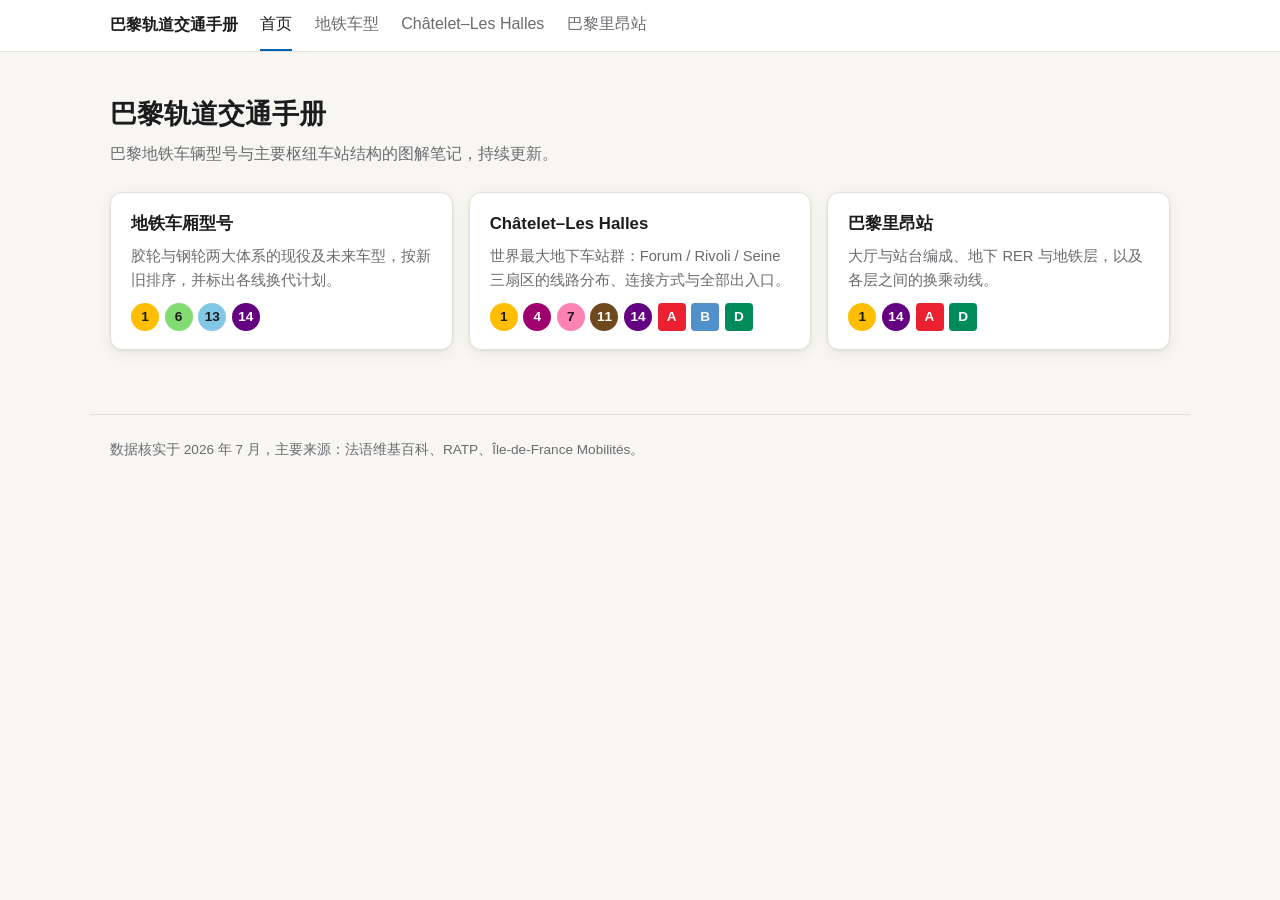
<file: index.html>
<!DOCTYPE html>
<html lang="zh-CN">
<head>
  <meta charset="UTF-8" />
  <meta name="viewport" content="width=device-width, initial-scale=1.0" />
  <title>巴黎轨道交通手册</title>
  <link rel="stylesheet" href="assets/css/main.css?v=2" />
  <script src="assets/js/site.js?v=2" data-root="./"></script>
</head>
<body>
  <main>
    <h1>巴黎轨道交通手册</h1>
    <p class="lead">巴黎地铁车辆型号与主要枢纽车站结构的图解笔记，持续更新。</p>

    <div class="card-grid">
      <a class="card" href="rolling-stock.html">
        <h3>地铁车厢型号</h3>
        <p>胶轮与钢轮两大体系的现役及未来车型，按新旧排序，并标出各线换代计划。</p>
        <div class="card-lines">
          <span data-line="1"></span><span data-line="6"></span>
          <span data-line="13"></span><span data-line="14"></span>
        </div>
      </a>

      <a class="card" href="stations/chatelet-les-halles.html">
        <h3>Châtelet–Les Halles</h3>
        <p>世界最大地下车站群：Forum / Rivoli / Seine 三扇区的线路分布、连接方式与全部出入口。</p>
        <div class="card-lines">
          <span data-line="1"></span><span data-line="4"></span>
          <span data-line="7"></span><span data-line="11"></span>
          <span data-line="14"></span><span data-line="A"></span>
          <span data-line="B"></span><span data-line="D"></span>
        </div>
      </a>

      <a class="card" href="stations/gare-de-lyon.html">
        <h3>巴黎里昂站</h3>
        <p>大厅与站台编成、地下 RER 与地铁层，以及各层之间的换乘动线。</p>
        <div class="card-lines">
          <span data-line="1"></span><span data-line="14"></span>
          <span data-line="A"></span><span data-line="D"></span>
        </div>
      </a>
    </div>
  </main>

  <footer class="site-footer">
    数据核实于 2026 年 7 月，主要来源：法语维基百科、RATP、Île-de-France Mobilités。
  </footer>
</body>
</html>
</file>
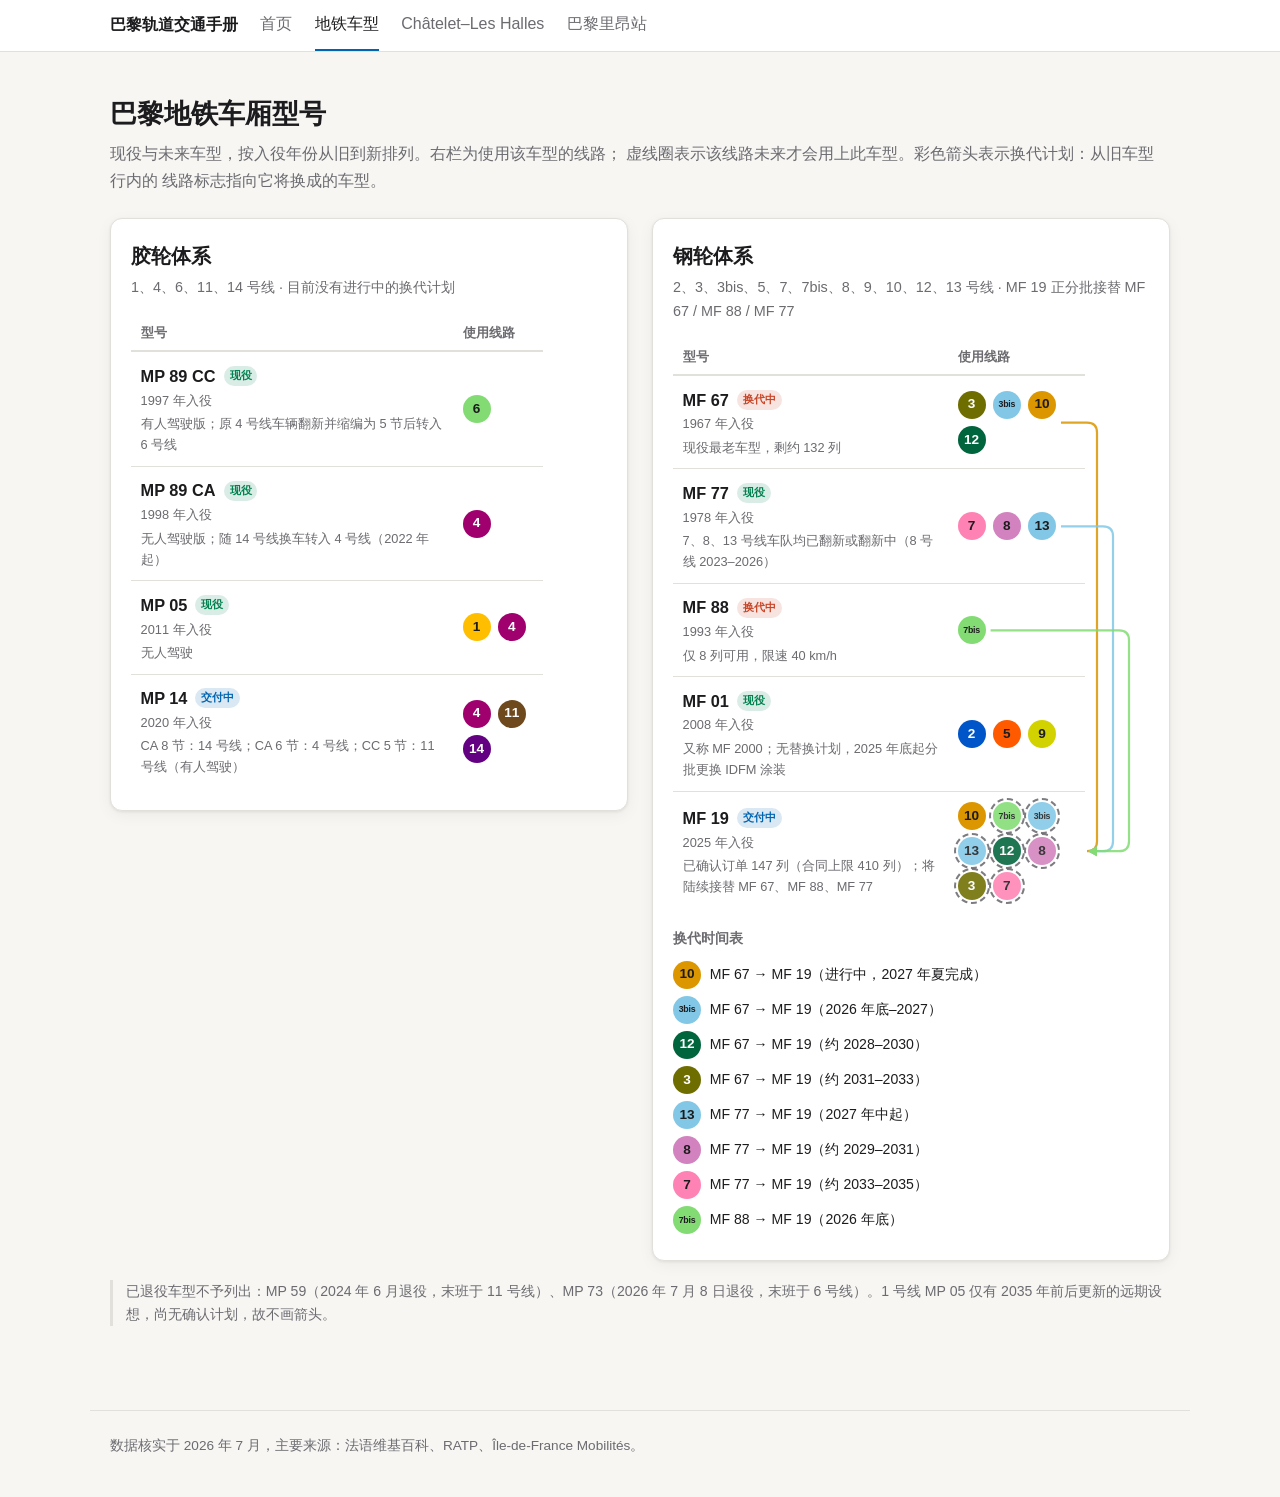
<file: rolling-stock.html>
<!DOCTYPE html>
<html lang="zh-CN">
<head>
  <meta charset="UTF-8" />
  <meta name="viewport" content="width=device-width, initial-scale=1.0" />
  <title>巴黎地铁车厢型号 · 巴黎轨道交通手册</title>
  <link rel="stylesheet" href="assets/css/main.css?v=2" />
  <script src="assets/js/site.js?v=2" data-root="./"></script>
  <script src="assets/js/data/rolling-stock.js?v=2"></script>
  <script src="assets/js/rolling-stock.js?v=2"></script>
</head>
<body>
  <main>
    <h1>巴黎地铁车厢型号</h1>
    <p class="lead">
      现役与未来车型，按入役年份从旧到新排列。右栏为使用该车型的线路；
      虚线圈表示该线路未来才会用上此车型。彩色箭头表示换代计划：从旧车型行内的
      线路标志指向它将换成的车型。
    </p>

    <div class="stock-grid" id="stock-container"></div>

    <p class="note" id="stock-note"></p>
  </main>

  <footer class="site-footer">
    数据核实于 2026 年 7 月，主要来源：法语维基百科、RATP、Île-de-France Mobilités。
  </footer>

  <script>
    document.addEventListener("DOMContentLoaded", function () {
      if (window.ROLLING_STOCK && window.ROLLING_STOCK.note) {
        document.getElementById("stock-note").textContent = window.ROLLING_STOCK.note;
      }
    });
  </script>
</body>
</html>
</file>
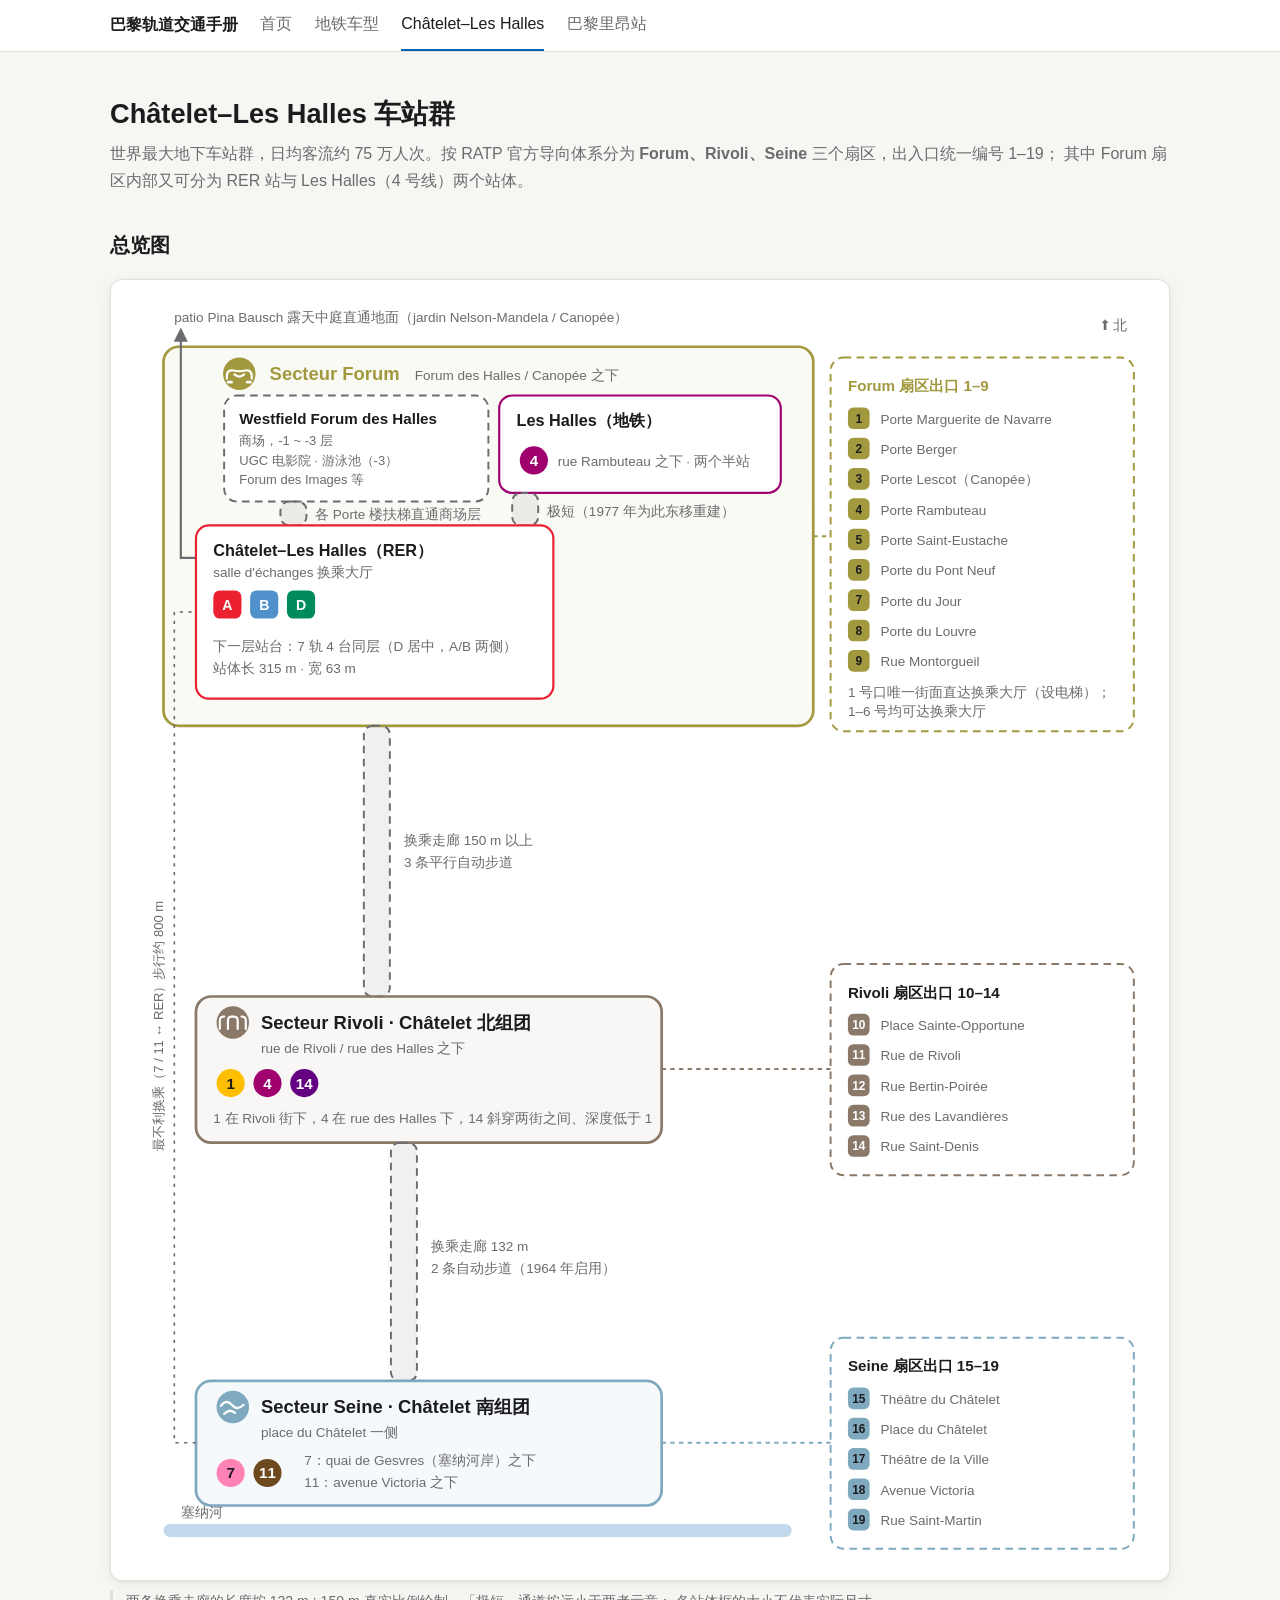
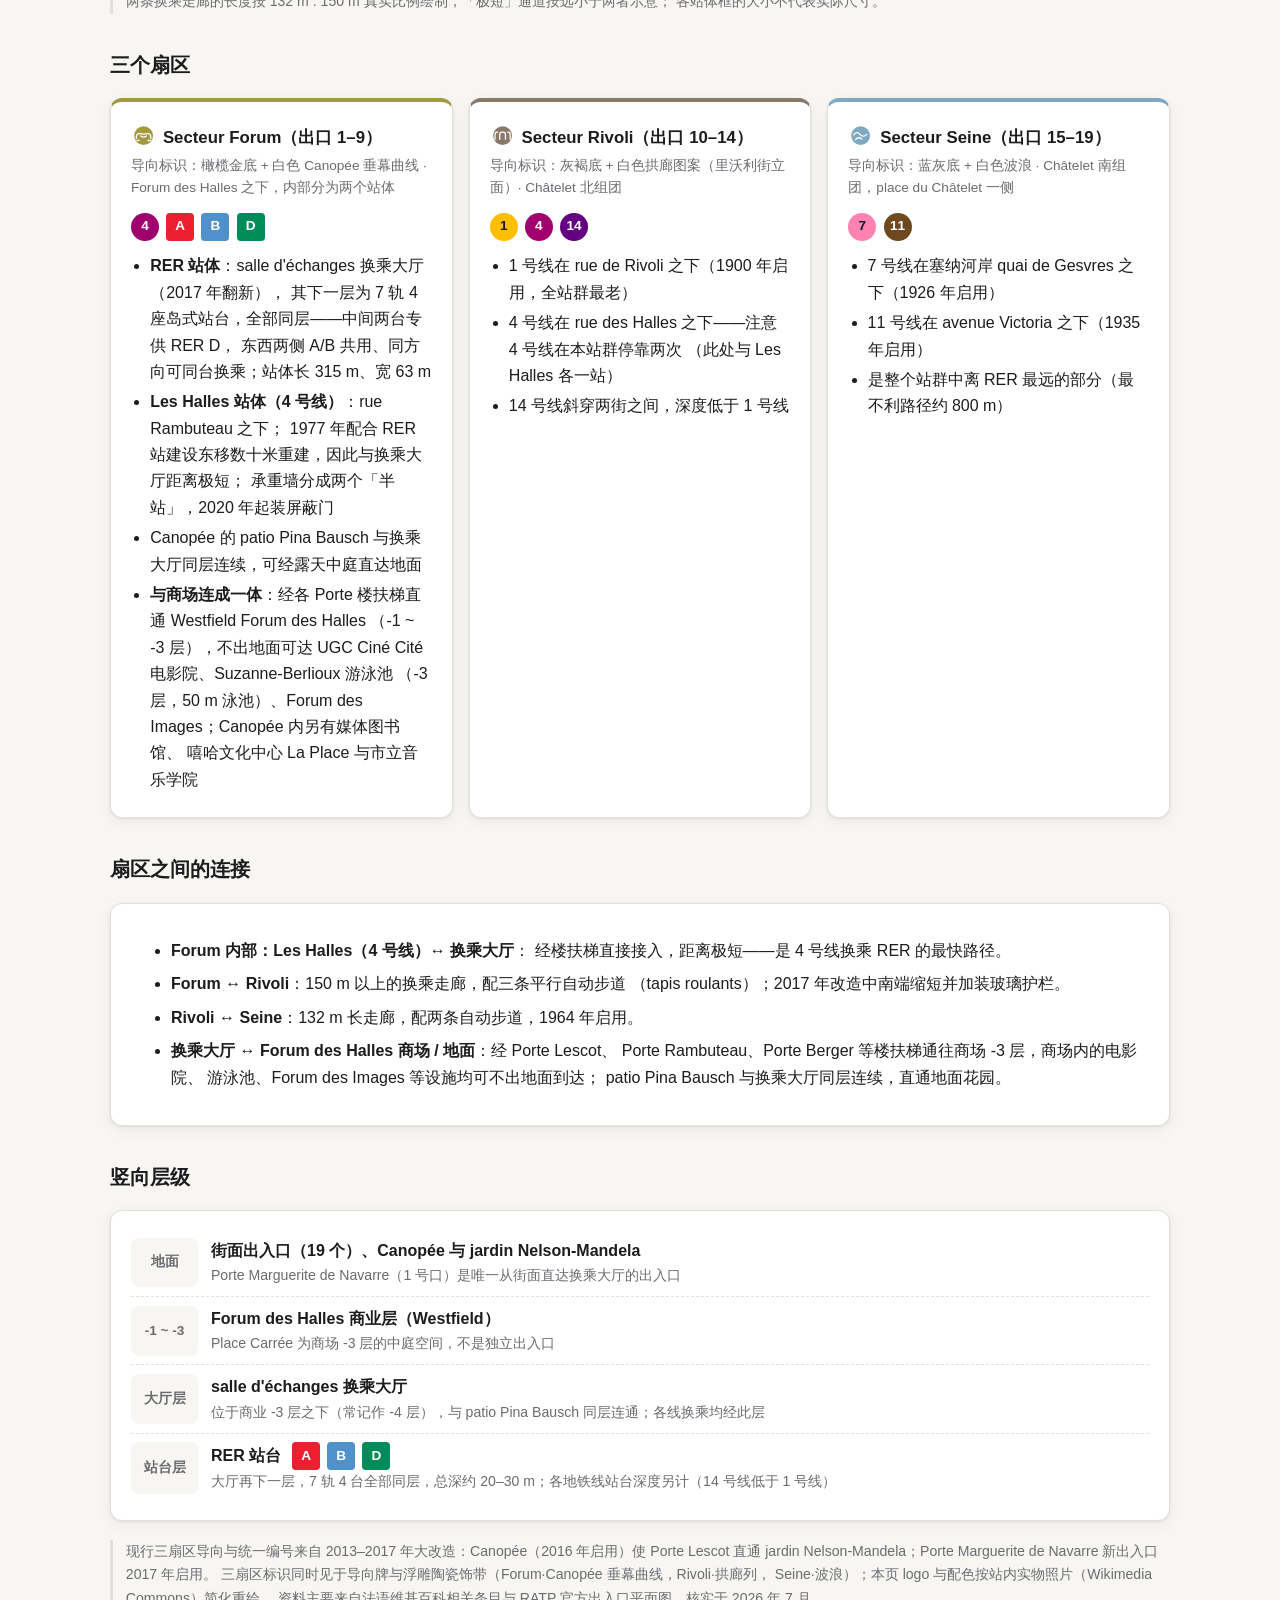
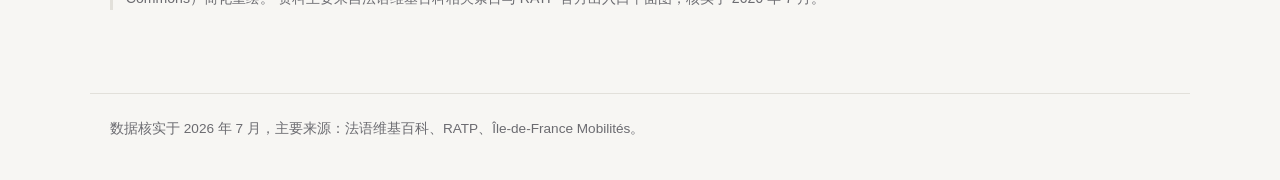
<file: stations/chatelet-les-halles.html>
<!DOCTYPE html>
<html lang="zh-CN">
<head>
  <meta charset="UTF-8" />
  <meta name="viewport" content="width=device-width, initial-scale=1.0" />
  <title>Châtelet–Les Halles 站群结构 · 巴黎轨道交通手册</title>
  <link rel="stylesheet" href="../assets/css/main.css?v=2" />
  <script src="../assets/js/site.js?v=2" data-root="../"></script>
</head>
<body>
  <main>
    <h1>Châtelet–Les Halles 车站群</h1>
    <p class="lead">
      世界最大地下车站群，日均客流约 75 万人次。按 RATP 官方导向体系分为
      <strong>Forum、Rivoli、Seine</strong> 三个扇区，出入口统一编号 1–19；
      其中 Forum 扇区内部又可分为 RER 站与 Les Halles（4 号线）两个站体。
    </p>

    <h2>总览图</h2>
    <div class="panel scroll-x">
      <svg viewBox="0 0 940 1160" style="width: 100%; min-width: 620px; height: auto; font-family: inherit;">
        <defs>
          <marker id="arr2" viewBox="0 0 10 10" refX="8" refY="5" markerWidth="6.5" markerHeight="6.5" orient="auto-start-reverse">
            <path d="M 0 0 L 10 5 L 0 10 z" style="fill:var(--text-dim)" />
          </marker>
          <!-- 三扇区官方标志（按站内导向牌照片重绘）：色底圆 + 白色图案 -->
          <g id="logo-forum">
            <circle r="15" style="fill:var(--sect-forum)" />
            <path d="M -11.5 4.5 Q -12 -4.5 -5.5 -3 Q 0 -1.8 5.5 -3 Q 12 -4.5 11.5 4.5" fill="none" stroke="#fff" stroke-width="2" stroke-linecap="round" />
            <path d="M -4.5 0.5 Q 0 4.5 4.5 0.5" fill="none" stroke="#fff" stroke-width="2" stroke-linecap="round" />
            <rect x="-11.5" y="6.5" width="5.5" height="2.4" rx="1.2" fill="#fff" />
            <rect x="6" y="6.5" width="5.5" height="2.4" rx="1.2" fill="#fff" />
          </g>
          <g id="logo-rivoli">
            <circle r="15" style="fill:var(--sect-rivoli)" />
            <path d="M -12 6 V -1.5 Q -12 -5.5 -9 -5.5 H -8" fill="none" stroke="#fff" stroke-width="2" stroke-linecap="round" />
            <path d="M -4.5 6 V -1.5 Q -4.5 -5.5 -1.5 -5.5 H 1.5 Q 4.5 -5.5 4.5 -1.5 V 6" fill="none" stroke="#fff" stroke-width="2" stroke-linecap="round" />
            <path d="M 12 6 V -1.5 Q 12 -5.5 9 -5.5 H 8" fill="none" stroke="#fff" stroke-width="2" stroke-linecap="round" />
          </g>
          <g id="logo-seine">
            <circle r="15" style="fill:var(--sect-seine)" />
            <path d="M -11 -1 Q -6 -8 -1 -2 Q 4 4 10 -2" fill="none" stroke="#fff" stroke-width="2" stroke-linecap="round" />
            <path d="M -8 6.5 Q -3 1 2 5.5" fill="none" stroke="#fff" stroke-width="2" stroke-linecap="round" />
          </g>
        </defs>

        <text x="920" y="30" text-anchor="end" font-size="13" style="fill:var(--text-dim)">⬆ 北</text>

        <!-- ===== Secteur Forum ===== -->
        <rect x="30" y="45" width="600" height="350" rx="14" fill-opacity="0.05" stroke-width="2.5" style="fill:var(--sect-forum);stroke:var(--sect-forum)" />
        <use href="#logo-forum" transform="translate(100, 70)" />
        <text x="128" y="76" font-weight="700" font-size="17" style="fill:var(--sect-forum)">Secteur Forum</text>
        <text x="262" y="76" font-size="12.5" style="fill:var(--text-dim)">Forum des Halles / Canopée 之下</text>

        <!-- 地面连通：patio Pina Bausch -->
        <path d="M 60 240 H 46 V 30" fill="none" stroke-width="2" marker-end="url(#arr2)" style="stroke:var(--text-dim)" />
        <text x="40" y="22" font-size="12.5" style="fill:var(--text-dim)">patio Pina Bausch 露天中庭直通地面（jardin Nelson-Mandela / Canopée）</text>

        <!-- 商场 -->
        <g>
          <rect x="86" y="90" width="244" height="98" rx="12" stroke-width="1.8" stroke-dasharray="7 5" style="fill:var(--surface);stroke:var(--text-dim)" />
          <text x="100" y="116" font-weight="700" font-size="14" style="fill:var(--text)">Westfield Forum des Halles</text>
          <text x="100" y="136" font-size="12" style="fill:var(--text-dim)">商场，-1 ~ -3 层</text>
          <text x="100" y="154" font-size="12" style="fill:var(--text-dim)">UGC 电影院 · 游泳池（-3）</text>
          <text x="100" y="172" font-size="12" style="fill:var(--text-dim)">Forum des Images 等</text>
        </g>
        <rect x="138" y="188" width="24" height="22" rx="8" fill-opacity="0.1" stroke-width="1.8" stroke-dasharray="7 5" style="fill:var(--text-dim);stroke:var(--text-dim)" />
        <text x="170" y="204" font-size="12.5" style="fill:var(--text-dim)">各 Porte 楼扶梯直通商场层</text>

        <!-- Les Halles（地铁 4） -->
        <g>
          <rect x="340" y="90" width="260" height="90" rx="12" stroke-width="2" style="fill:var(--surface);stroke:var(--m4)" />
          <text x="356" y="118" font-weight="700" font-size="15" style="fill:var(--text)">Les Halles（地铁）</text>
          <circle cx="372" cy="150" r="13" style="fill:var(--m4)" />
          <text x="372" y="155" text-anchor="middle" font-weight="700" font-size="14" fill="#fff">4</text>
          <text x="394" y="155" font-size="12.5" style="fill:var(--text-dim)">rue Rambuteau 之下 · 两个半站</text>
        </g>

        <!-- 极短换乘通道 -->
        <rect x="352" y="180" width="24" height="30" rx="8" fill-opacity="0.1" stroke-width="1.8" stroke-dasharray="7 5" style="fill:var(--text-dim);stroke:var(--text-dim)" />
        <text x="384" y="201" font-size="12.5" style="fill:var(--text-dim)">极短（1977 年为此东移重建）</text>

        <!-- RER 站体 -->
        <g>
          <rect x="60" y="210" width="330" height="160" rx="12" stroke-width="2" style="fill:var(--surface);stroke:var(--rer-a)" />
          <text x="76" y="238" font-weight="700" font-size="15" style="fill:var(--text)">Châtelet–Les Halles（RER）</text>
          <text x="76" y="258" font-size="12.5" style="fill:var(--text-dim)">salle d'échanges 换乘大厅</text>
          <g font-weight="700" font-size="13">
            <rect x="76" y="270" width="26" height="26" rx="6" style="fill:var(--rer-a)" /><text x="89" y="288" text-anchor="middle" fill="#fff">A</text>
            <rect x="110" y="270" width="26" height="26" rx="6" style="fill:var(--rer-b)" /><text x="123" y="288" text-anchor="middle" fill="#fff">B</text>
            <rect x="144" y="270" width="26" height="26" rx="6" style="fill:var(--rer-d)" /><text x="157" y="288" text-anchor="middle" fill="#fff">D</text>
          </g>
          <text x="76" y="326" font-size="12.5" style="fill:var(--text-dim)">下一层站台：7 轨 4 台同层（D 居中，A/B 两侧）</text>
          <text x="76" y="346" font-size="12.5" style="fill:var(--text-dim)">站体长 315 m · 宽 63 m</text>
        </g>

        <!-- 走廊：换乘大厅 ↔ 北组团（150 m+） -->
        <rect x="215" y="395" width="24" height="250" rx="8" fill-opacity="0.1" stroke-width="1.8" stroke-dasharray="7 5" style="fill:var(--text-dim);stroke:var(--text-dim)" />
        <text x="252" y="505" font-size="12.5" style="fill:var(--text-dim)">换乘走廊 150 m 以上</text>
        <text x="252" y="525" font-size="12.5" style="fill:var(--text-dim)">3 条平行自动步道</text>

        <!-- ===== Secteur Rivoli ===== -->
        <g>
          <rect x="60" y="645" width="430" height="135" rx="14" fill-opacity="0.06" stroke-width="2.5" style="fill:var(--sect-rivoli);stroke:var(--sect-rivoli)" />
          <use href="#logo-rivoli" transform="translate(94, 669)" />
          <text x="120" y="675" font-weight="700" font-size="17" style="fill:var(--text)">Secteur Rivoli · Châtelet 北组团</text>
          <text x="120" y="697" font-size="12.5" style="fill:var(--text-dim)">rue de Rivoli / rue des Halles 之下</text>
          <g font-weight="700" font-size="14">
            <circle cx="92" cy="725" r="13" style="fill:var(--m1)" /><text x="92" y="730" text-anchor="middle" fill="#1c1c1e">1</text>
            <circle cx="126" cy="725" r="13" style="fill:var(--m4)" /><text x="126" y="730" text-anchor="middle" fill="#fff">4</text>
            <circle cx="160" cy="725" r="13" style="fill:var(--m14)" /><text x="160" y="730" text-anchor="middle" fill="#fff">14</text>
          </g>
          <text x="76" y="762" font-size="12.5" style="fill:var(--text-dim)">1 在 Rivoli 街下，4 在 rue des Halles 下，14 斜穿两街之间、深度低于 1</text>
        </g>

        <!-- 走廊：北组团 ↔ 南组团（132 m） -->
        <rect x="240" y="780" width="24" height="220" rx="8" fill-opacity="0.1" stroke-width="1.8" stroke-dasharray="7 5" style="fill:var(--text-dim);stroke:var(--text-dim)" />
        <text x="277" y="880" font-size="12.5" style="fill:var(--text-dim)">换乘走廊 132 m</text>
        <text x="277" y="900" font-size="12.5" style="fill:var(--text-dim)">2 条自动步道（1964 年启用）</text>

        <!-- ===== Secteur Seine ===== -->
        <g>
          <rect x="60" y="1000" width="430" height="115" rx="14" fill-opacity="0.07" stroke-width="2.5" style="fill:var(--sect-seine);stroke:var(--sect-seine)" />
          <use href="#logo-seine" transform="translate(94, 1024)" />
          <text x="120" y="1030" font-weight="700" font-size="17" style="fill:var(--text)">Secteur Seine · Châtelet 南组团</text>
          <text x="120" y="1052" font-size="12.5" style="fill:var(--text-dim)">place du Châtelet 一侧</text>
          <g font-weight="700" font-size="14">
            <circle cx="92" cy="1085" r="13" style="fill:var(--m7)" /><text x="92" y="1090" text-anchor="middle" fill="#1c1c1e">7</text>
            <circle cx="126" cy="1085" r="13" style="fill:var(--m11)" /><text x="126" y="1090" text-anchor="middle" fill="#fff">11</text>
          </g>
          <text x="160" y="1078" font-size="12.5" style="fill:var(--text-dim)">7：quai de Gesvres（塞纳河岸）之下</text>
          <text x="160" y="1098" font-size="12.5" style="fill:var(--text-dim)">11：avenue Victoria 之下</text>
        </g>

        <!-- 塞纳河 -->
        <rect x="30" y="1132" width="580" height="12" rx="6" opacity="0.35" style="fill:var(--rer-b)" />
        <text x="46" y="1126" font-size="13" style="fill:var(--text-dim)">塞纳河</text>

        <!-- 最不利路径 -->
        <path d="M 60 1057 H 40 V 290 H 60" fill="none" stroke-width="1.5" stroke-dasharray="3 5" style="stroke:var(--text-dim)" />
        <text x="30" y="672" font-size="12" text-anchor="middle" transform="rotate(-90 30 672)" style="fill:var(--text-dim)">最不利换乘（7 / 11 ↔ RER）步行约 800 m</text>

        <!-- ===== 出入口列 ===== -->
        <!-- Forum 1–9 -->
        <line x1="630" y1="220" x2="646" y2="220" stroke-width="1.8" stroke-dasharray="4 4" style="stroke:var(--sect-forum)" />
        <g>
          <rect x="646" y="55" width="280" height="345" rx="12" fill="none" stroke-width="1.8" stroke-dasharray="7 5" style="stroke:var(--sect-forum)" />
          <text x="662" y="86" font-weight="700" font-size="14" style="fill:var(--sect-forum)">Forum 扇区出口 1–9</text>
          <g font-size="12.5" style="fill:var(--text-dim)">
            <g font-weight="700" font-size="11" fill="#1c1c1e">
              <rect x="662" y="101" width="20" height="20" rx="5" style="fill:var(--sect-forum)" /><text x="672" y="115" text-anchor="middle">1</text>
              <rect x="662" y="129" width="20" height="20" rx="5" style="fill:var(--sect-forum)" /><text x="672" y="143" text-anchor="middle">2</text>
              <rect x="662" y="157" width="20" height="20" rx="5" style="fill:var(--sect-forum)" /><text x="672" y="171" text-anchor="middle">3</text>
              <rect x="662" y="185" width="20" height="20" rx="5" style="fill:var(--sect-forum)" /><text x="672" y="199" text-anchor="middle">4</text>
              <rect x="662" y="213" width="20" height="20" rx="5" style="fill:var(--sect-forum)" /><text x="672" y="227" text-anchor="middle">5</text>
              <rect x="662" y="241" width="20" height="20" rx="5" style="fill:var(--sect-forum)" /><text x="672" y="255" text-anchor="middle">6</text>
              <rect x="662" y="269" width="20" height="20" rx="5" style="fill:var(--sect-forum)" /><text x="672" y="283" text-anchor="middle">7</text>
              <rect x="662" y="297" width="20" height="20" rx="5" style="fill:var(--sect-forum)" /><text x="672" y="311" text-anchor="middle">8</text>
              <rect x="662" y="325" width="20" height="20" rx="5" style="fill:var(--sect-forum)" /><text x="672" y="339" text-anchor="middle">9</text>
            </g>
            <text x="692" y="116">Porte Marguerite de Navarre</text>
            <text x="692" y="144">Porte Berger</text>
            <text x="692" y="172">Porte Lescot（Canopée）</text>
            <text x="692" y="200">Porte Rambuteau</text>
            <text x="692" y="228">Porte Saint-Eustache</text>
            <text x="692" y="256">Porte du Pont Neuf</text>
            <text x="692" y="284">Porte du Jour</text>
            <text x="692" y="312">Porte du Louvre</text>
            <text x="692" y="340">Rue Montorgueil</text>
            <text x="662" y="368">1 号口唯一街面直达换乘大厅（设电梯）；</text>
            <text x="662" y="386">1–6 号均可达换乘大厅</text>
          </g>
        </g>

        <!-- Rivoli 10–14 -->
        <line x1="490" y1="712" x2="646" y2="712" stroke-width="1.8" stroke-dasharray="4 4" style="stroke:var(--sect-rivoli)" />
        <g>
          <rect x="646" y="615" width="280" height="195" rx="12" fill="none" stroke-width="1.8" stroke-dasharray="7 5" style="stroke:var(--sect-rivoli)" />
          <text x="662" y="646" font-weight="700" font-size="14" style="fill:var(--text)">Rivoli 扇区出口 10–14</text>
          <g font-size="12.5" style="fill:var(--text-dim)">
            <g font-weight="700" font-size="11" fill="#fff">
              <rect x="662" y="661" width="20" height="20" rx="5" style="fill:var(--sect-rivoli)" /><text x="672" y="675" text-anchor="middle">10</text>
              <rect x="662" y="689" width="20" height="20" rx="5" style="fill:var(--sect-rivoli)" /><text x="672" y="703" text-anchor="middle">11</text>
              <rect x="662" y="717" width="20" height="20" rx="5" style="fill:var(--sect-rivoli)" /><text x="672" y="731" text-anchor="middle">12</text>
              <rect x="662" y="745" width="20" height="20" rx="5" style="fill:var(--sect-rivoli)" /><text x="672" y="759" text-anchor="middle">13</text>
              <rect x="662" y="773" width="20" height="20" rx="5" style="fill:var(--sect-rivoli)" /><text x="672" y="787" text-anchor="middle">14</text>
            </g>
            <text x="692" y="676">Place Sainte-Opportune</text>
            <text x="692" y="704">Rue de Rivoli</text>
            <text x="692" y="732">Rue Bertin-Poirée</text>
            <text x="692" y="760">Rue des Lavandières</text>
            <text x="692" y="788">Rue Saint-Denis</text>
          </g>
        </g>

        <!-- Seine 15–19 -->
        <line x1="490" y1="1057" x2="646" y2="1057" stroke-width="1.8" stroke-dasharray="4 4" style="stroke:var(--sect-seine)" />
        <g>
          <rect x="646" y="960" width="280" height="195" rx="12" fill="none" stroke-width="1.8" stroke-dasharray="7 5" style="stroke:var(--sect-seine)" />
          <text x="662" y="991" font-weight="700" font-size="14" style="fill:var(--text)">Seine 扇区出口 15–19</text>
          <g font-size="12.5" style="fill:var(--text-dim)">
            <g font-weight="700" font-size="11" fill="#1c1c1e">
              <rect x="662" y="1006" width="20" height="20" rx="5" style="fill:var(--sect-seine)" /><text x="672" y="1020" text-anchor="middle">15</text>
              <rect x="662" y="1034" width="20" height="20" rx="5" style="fill:var(--sect-seine)" /><text x="672" y="1048" text-anchor="middle">16</text>
              <rect x="662" y="1062" width="20" height="20" rx="5" style="fill:var(--sect-seine)" /><text x="672" y="1076" text-anchor="middle">17</text>
              <rect x="662" y="1090" width="20" height="20" rx="5" style="fill:var(--sect-seine)" /><text x="672" y="1104" text-anchor="middle">18</text>
              <rect x="662" y="1118" width="20" height="20" rx="5" style="fill:var(--sect-seine)" /><text x="672" y="1132" text-anchor="middle">19</text>
            </g>
            <text x="692" y="1021">Théâtre du Châtelet</text>
            <text x="692" y="1049">Place du Châtelet</text>
            <text x="692" y="1077">Théâtre de la Ville</text>
            <text x="692" y="1105">Avenue Victoria</text>
            <text x="692" y="1133">Rue Saint-Martin</text>
          </g>
        </g>
      </svg>
    </div>
    <p class="note" style="margin-top: 0.6rem;">
      两条换乘走廊的长度按 132 m : 150 m 真实比例绘制，「极短」通道按远小于两者示意；
      各站体框的大小不代表实际尺寸。
    </p>

    <h2>三个扇区</h2>
    <div class="zone-grid">
      <section class="panel zone" style="border-top-color: var(--sect-forum);">
        <h3><svg class="sect-logo" viewBox="-20 -20 40 40" aria-hidden="true"><circle r="15" style="fill:var(--sect-forum)" /><path d="M -11.5 4.5 Q -12 -4.5 -5.5 -3 Q 0 -1.8 5.5 -3 Q 12 -4.5 11.5 4.5" fill="none" stroke="#fff" stroke-width="2" stroke-linecap="round" /><path d="M -4.5 0.5 Q 0 4.5 4.5 0.5" fill="none" stroke="#fff" stroke-width="2" stroke-linecap="round" /><rect x="-11.5" y="6.5" width="5.5" height="2.4" rx="1.2" fill="#fff" /><rect x="6" y="6.5" width="5.5" height="2.4" rx="1.2" fill="#fff" /></svg>Secteur Forum（出口 1–9）</h3>
        <p class="zone-sub">导向标识：橄榄金底 + 白色 Canopée 垂幕曲线 · Forum des Halles 之下，内部分为两个站体</p>
        <div class="line-wrap">
          <span data-line="4"></span><span data-line="A"></span>
          <span data-line="B"></span><span data-line="D"></span>
        </div>
        <ul>
          <li><strong>RER 站体</strong>：salle d'échanges 换乘大厅（2017 年翻新），
            其下一层为 7 轨 4 座岛式站台，全部同层——中间两台专供 RER D，
            东西两侧 A/B 共用、同方向可同台换乘；站体长 315 m、宽 63 m</li>
          <li><strong>Les Halles 站体（4 号线）</strong>：rue Rambuteau 之下；
            1977 年配合 RER 站建设东移数十米重建，因此与换乘大厅距离极短；
            承重墙分成两个「半站」，2020 年起装屏蔽门</li>
          <li>Canopée 的 patio Pina Bausch 与换乘大厅同层连续，可经露天中庭直达地面</li>
          <li><strong>与商场连成一体</strong>：经各 Porte 楼扶梯直通 Westfield Forum des Halles
            （-1 ~ -3 层），不出地面可达 UGC Ciné Cité 电影院、Suzanne-Berlioux 游泳池
            （-3 层，50 m 泳池）、Forum des Images；Canopée 内另有媒体图书馆、
            嘻哈文化中心 La Place 与市立音乐学院</li>
        </ul>
      </section>

      <section class="panel zone" style="border-top-color: var(--sect-rivoli);">
        <h3><svg class="sect-logo" viewBox="-20 -20 40 40" aria-hidden="true"><circle r="15" style="fill:var(--sect-rivoli)" /><path d="M -12 6 V -1.5 Q -12 -5.5 -9 -5.5 H -8" fill="none" stroke="#fff" stroke-width="2" stroke-linecap="round" /><path d="M -4.5 6 V -1.5 Q -4.5 -5.5 -1.5 -5.5 H 1.5 Q 4.5 -5.5 4.5 -1.5 V 6" fill="none" stroke="#fff" stroke-width="2" stroke-linecap="round" /><path d="M 12 6 V -1.5 Q 12 -5.5 9 -5.5 H 8" fill="none" stroke="#fff" stroke-width="2" stroke-linecap="round" /></svg>Secteur Rivoli（出口 10–14）</h3>
        <p class="zone-sub">导向标识：灰褐底 + 白色拱廊图案（里沃利街立面）· Châtelet 北组团</p>
        <div class="line-wrap">
          <span data-line="1"></span><span data-line="4"></span><span data-line="14"></span>
        </div>
        <ul>
          <li>1 号线在 rue de Rivoli 之下（1900 年启用，全站群最老）</li>
          <li>4 号线在 rue des Halles 之下——注意 4 号线在本站群停靠两次
            （此处与 Les Halles 各一站）</li>
          <li>14 号线斜穿两街之间，深度低于 1 号线</li>
        </ul>
      </section>

      <section class="panel zone" style="border-top-color: var(--sect-seine);">
        <h3><svg class="sect-logo" viewBox="-20 -20 40 40" aria-hidden="true"><circle r="15" style="fill:var(--sect-seine)" /><path d="M -11 -1 Q -6 -8 -1 -2 Q 4 4 10 -2" fill="none" stroke="#fff" stroke-width="2" stroke-linecap="round" /><path d="M -8 6.5 Q -3 1 2 5.5" fill="none" stroke="#fff" stroke-width="2" stroke-linecap="round" /></svg>Secteur Seine（出口 15–19）</h3>
        <p class="zone-sub">导向标识：蓝灰底 + 白色波浪 · Châtelet 南组团，place du Châtelet 一侧</p>
        <div class="line-wrap">
          <span data-line="7"></span><span data-line="11"></span>
        </div>
        <ul>
          <li>7 号线在塞纳河岸 quai de Gesvres 之下（1926 年启用）</li>
          <li>11 号线在 avenue Victoria 之下（1935 年启用）</li>
          <li>是整个站群中离 RER 最远的部分（最不利路径约 800 m）</li>
        </ul>
      </section>
    </div>

    <h2>扇区之间的连接</h2>
    <section class="panel">
      <ul class="connections">
        <li><strong>Forum 内部：Les Halles（4 号线）↔ 换乘大厅</strong>：
          经楼扶梯直接接入，距离极短——是 4 号线换乘 RER 的最快路径。</li>
        <li><strong>Forum ↔ Rivoli</strong>：150 m 以上的换乘走廊，配三条平行自动步道
          （tapis roulants）；2017 年改造中南端缩短并加装玻璃护栏。</li>
        <li><strong>Rivoli ↔ Seine</strong>：132 m 长走廊，配两条自动步道，1964 年启用。</li>
        <li><strong>换乘大厅 ↔ Forum des Halles 商场 / 地面</strong>：经 Porte Lescot、
          Porte Rambuteau、Porte Berger 等楼扶梯通往商场 -3 层，商场内的电影院、
          游泳池、Forum des Images 等设施均可不出地面到达；
          patio Pina Bausch 与换乘大厅同层连续，直通地面花园。</li>
      </ul>
    </section>

    <h2>竖向层级</h2>
    <section class="panel levels">
      <div class="level-row">
        <div class="level-tag">地面</div>
        <div class="level-body">
          <span class="level-name">街面出入口（19 个）、Canopée 与 jardin Nelson-Mandela</span>
          <div class="level-desc">Porte Marguerite de Navarre（1 号口）是唯一从街面直达换乘大厅的出入口</div>
        </div>
      </div>
      <div class="level-row">
        <div class="level-tag">-1 ~ -3</div>
        <div class="level-body">
          <span class="level-name">Forum des Halles 商业层（Westfield）</span>
          <div class="level-desc">Place Carrée 为商场 -3 层的中庭空间，不是独立出入口</div>
        </div>
      </div>
      <div class="level-row">
        <div class="level-tag">大厅层</div>
        <div class="level-body">
          <span class="level-name">salle d'échanges 换乘大厅</span>
          <div class="level-desc">位于商业 -3 层之下（常记作 -4 层），与 patio Pina Bausch 同层连通；各线换乘均经此层</div>
        </div>
      </div>
      <div class="level-row">
        <div class="level-tag">站台层</div>
        <div class="level-body">
          <span class="level-name">RER 站台
            <span class="line-wrap"><span data-line="A"></span><span data-line="B"></span><span data-line="D"></span></span>
          </span>
          <div class="level-desc">大厅再下一层，7 轨 4 台全部同层，总深约 20–30 m；各地铁线站台深度另计（14 号线低于 1 号线）</div>
        </div>
      </div>
    </section>

    <p class="note">
      现行三扇区导向与统一编号来自 2013–2017 年大改造：Canopée（2016 年启用）使 Porte Lescot
      直通 jardin Nelson-Mandela；Porte Marguerite de Navarre 新出入口 2017 年启用。
      三扇区标识同时见于导向牌与浮雕陶瓷饰带（Forum·Canopée 垂幕曲线，Rivoli·拱廊列，
      Seine·波浪）；本页 logo 与配色按站内实物照片（Wikimedia Commons）简化重绘。
      资料主要来自法语维基百科相关条目与 RATP 官方出入口平面图，核实于 2026 年 7 月。
    </p>
  </main>

  <footer class="site-footer">
    数据核实于 2026 年 7 月，主要来源：法语维基百科、RATP、Île-de-France Mobilités。
  </footer>
</body>
</html>
</file>
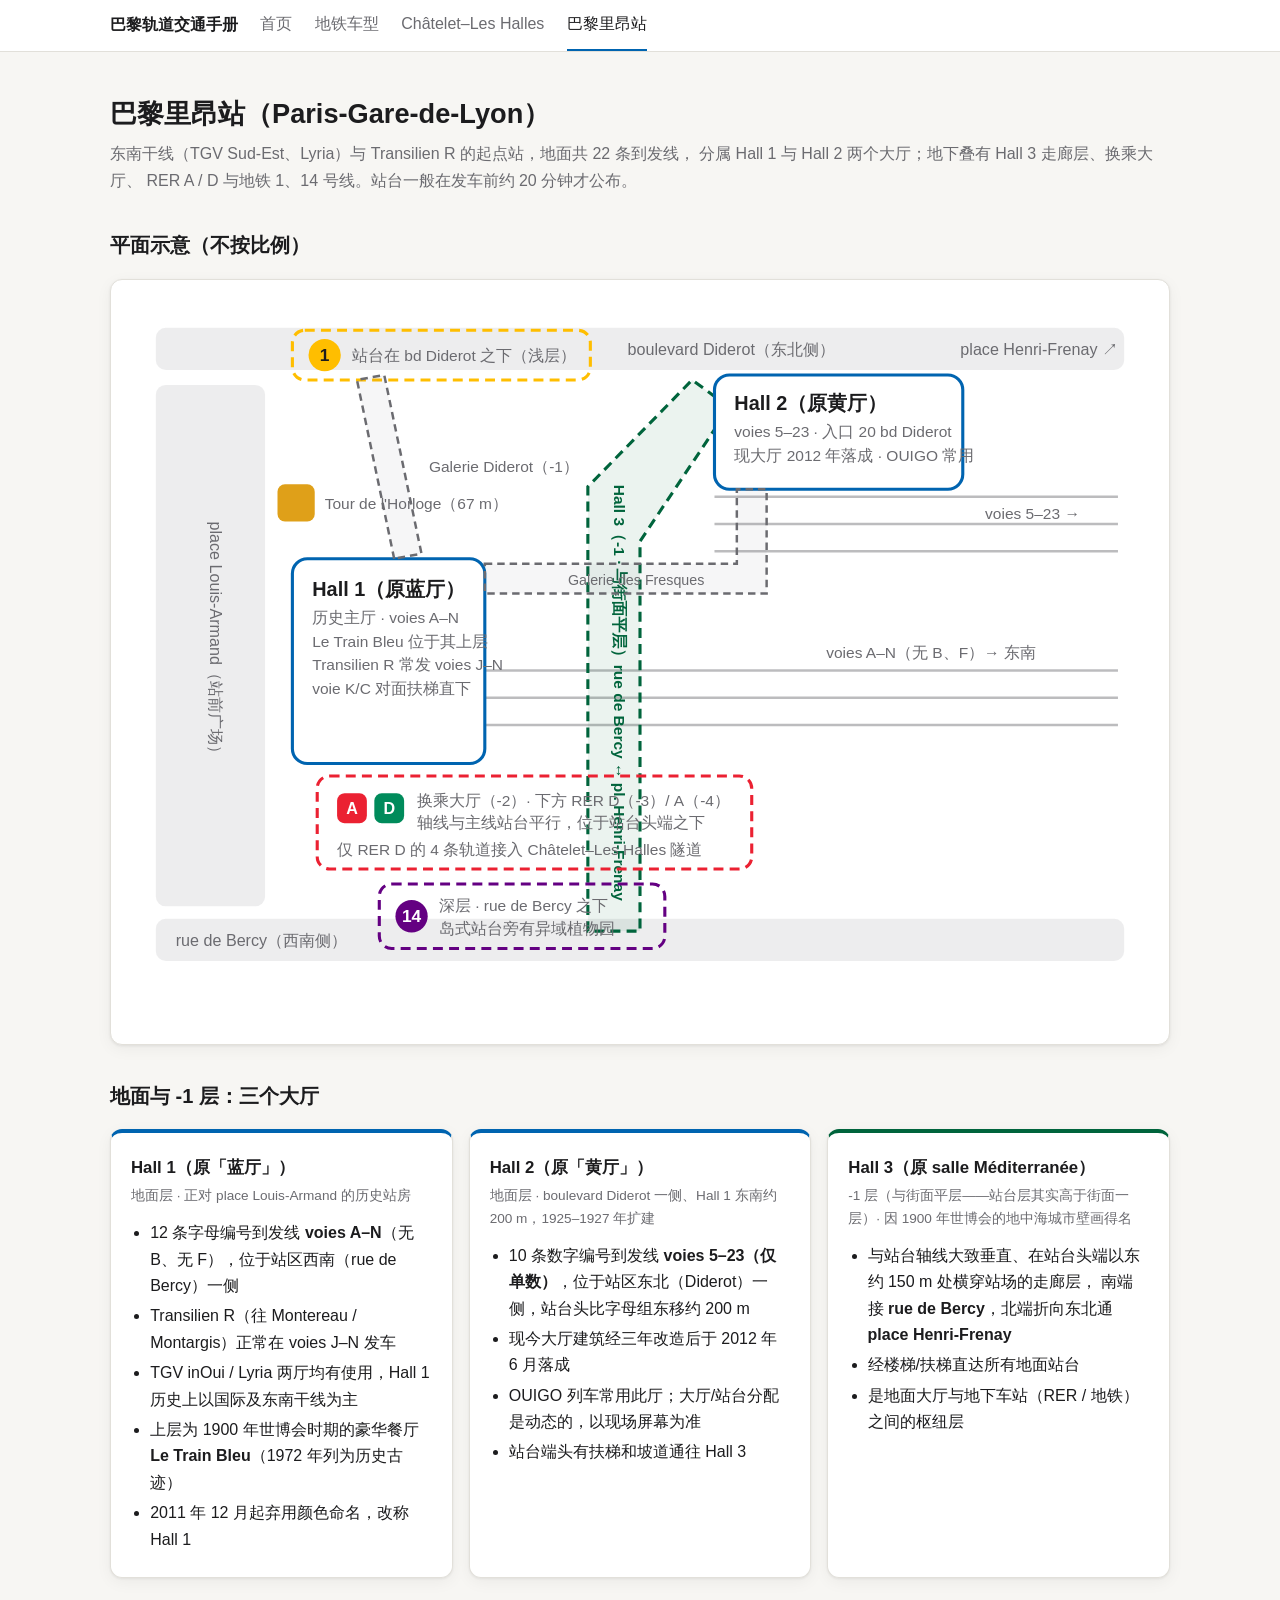
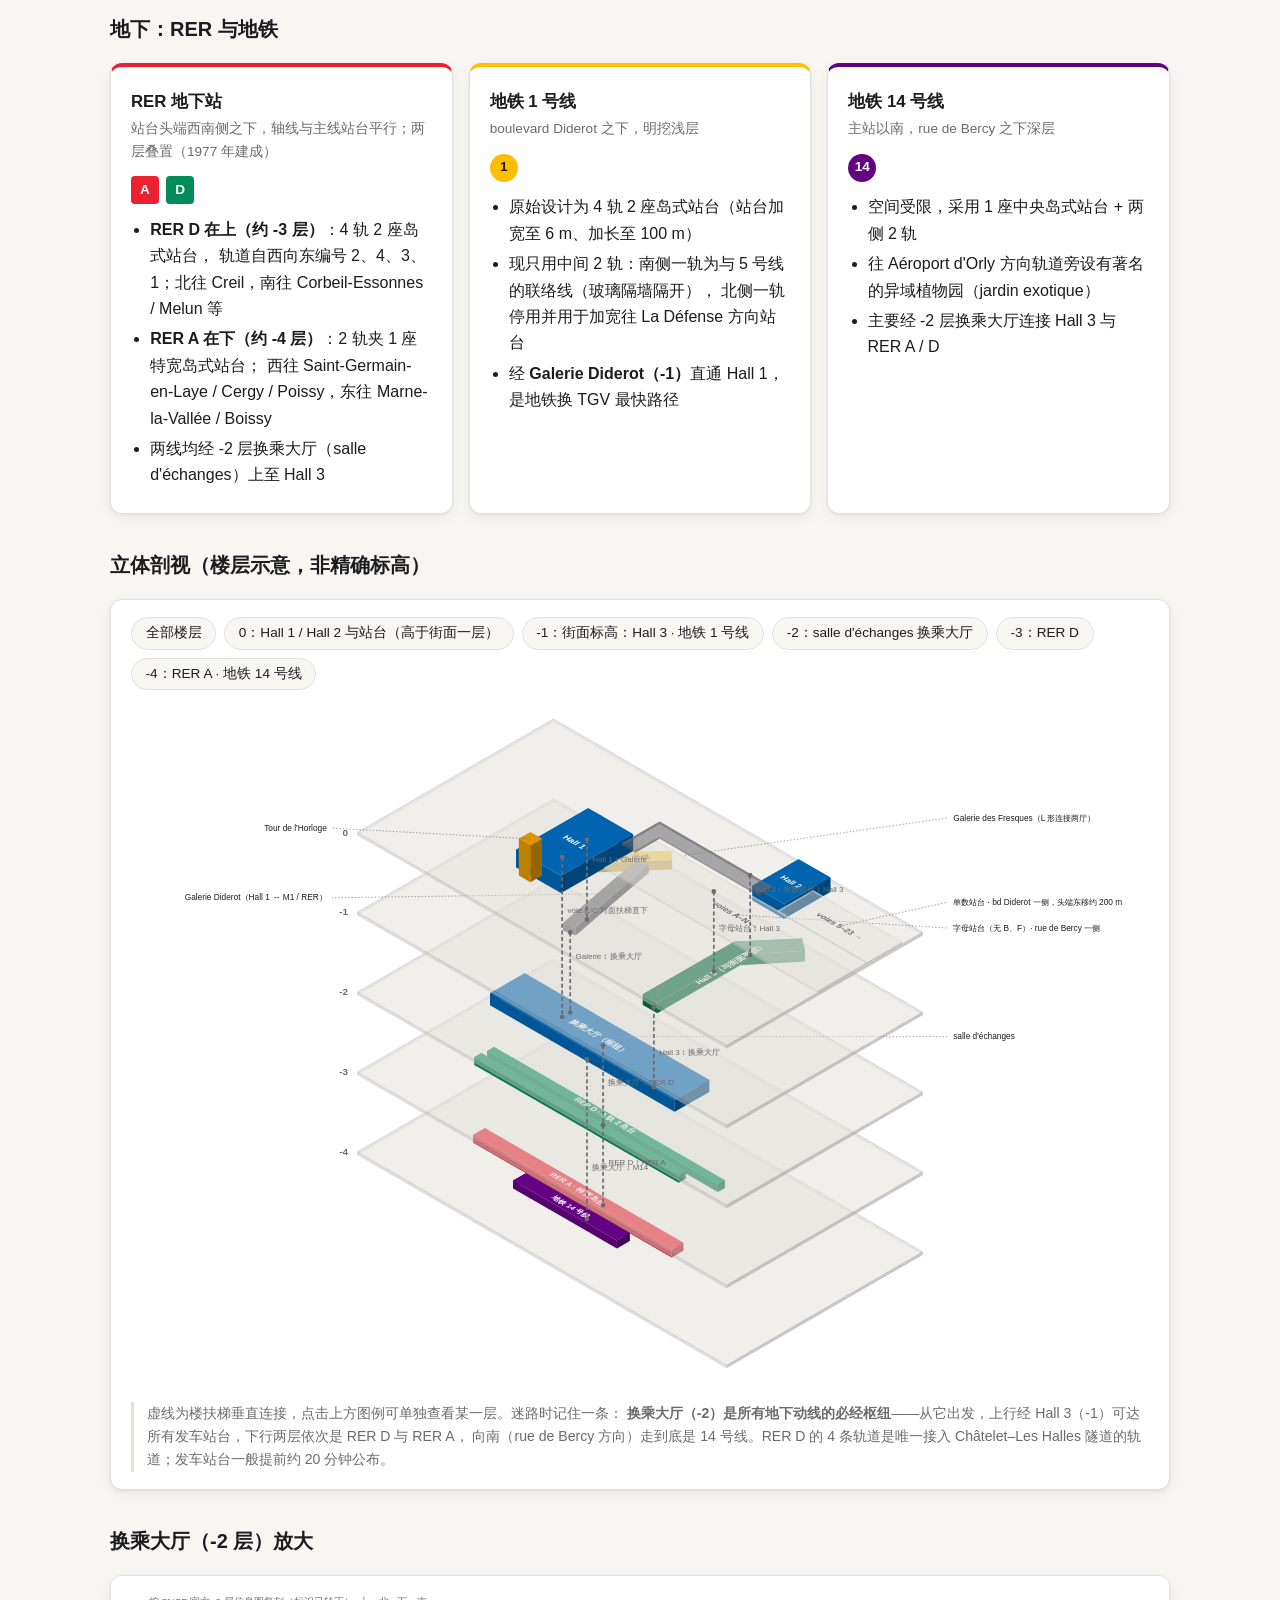
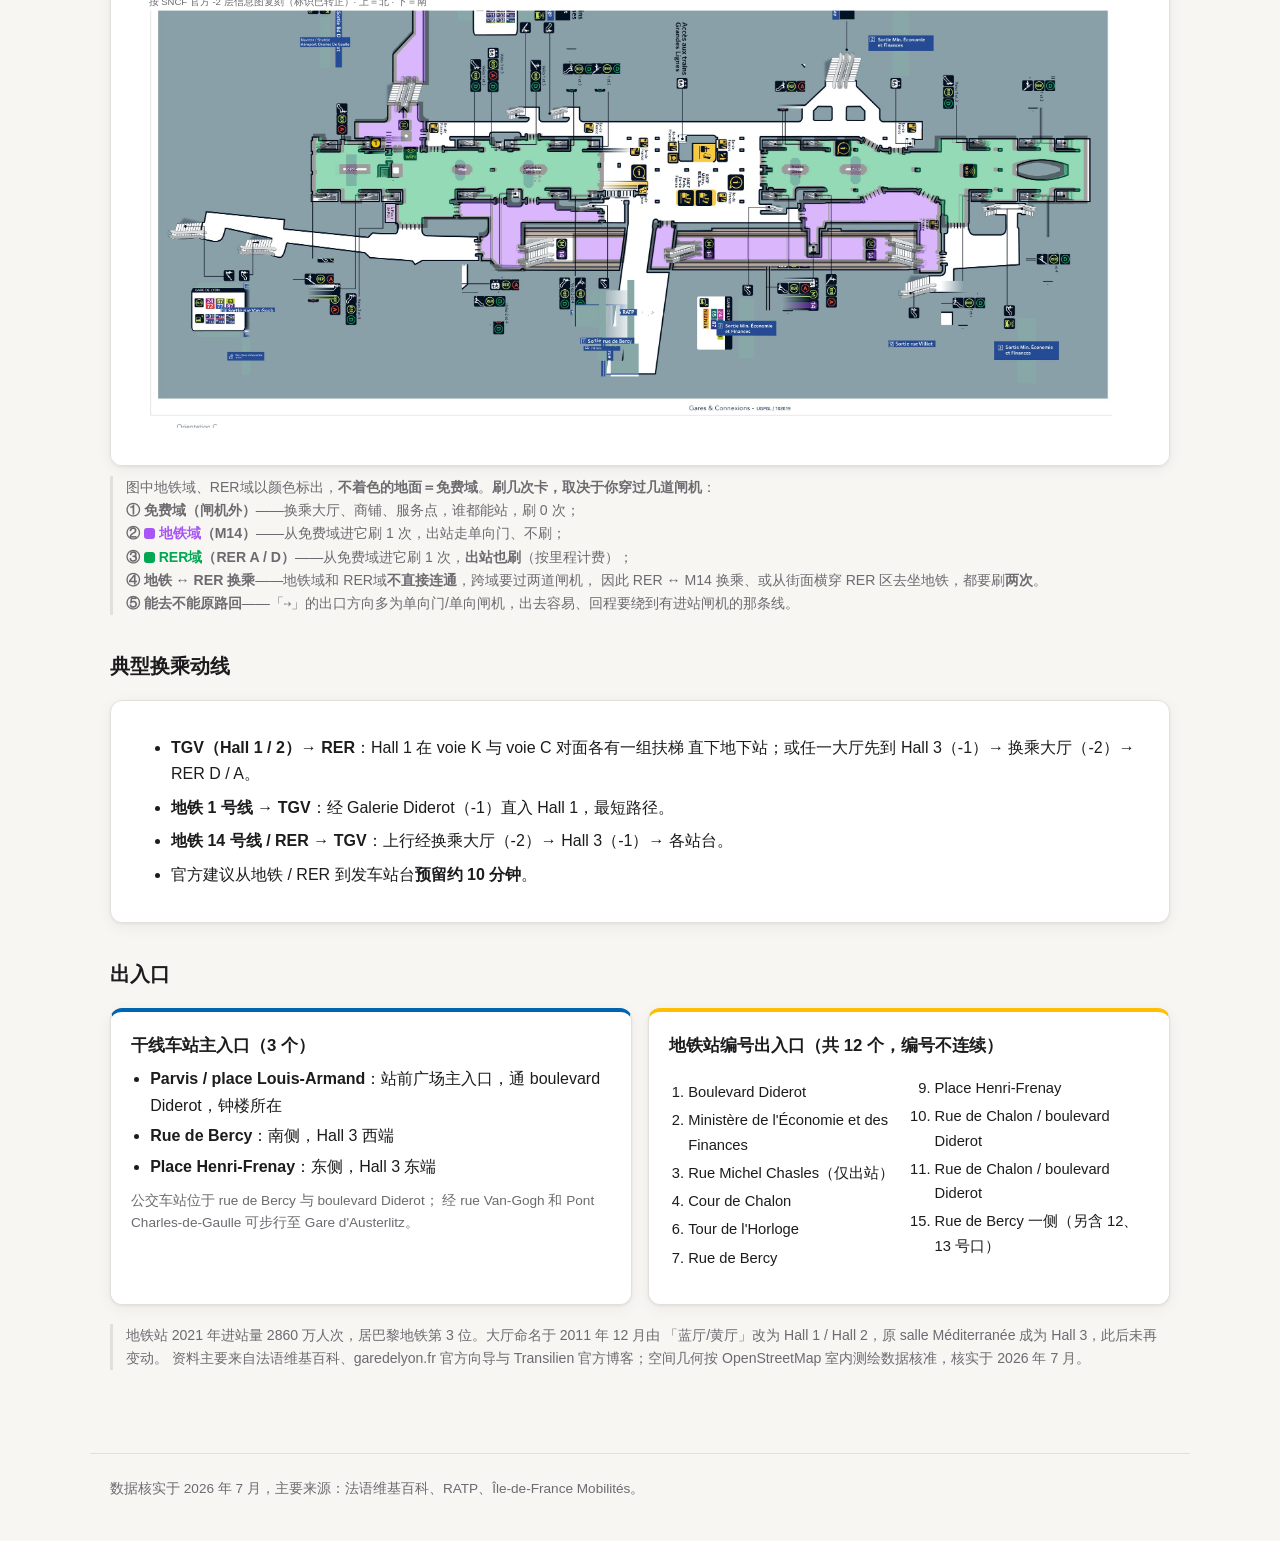
<file: stations/gare-de-lyon.html>
<!DOCTYPE html>
<html lang="zh-CN">
<head>
  <meta charset="UTF-8" />
  <meta name="viewport" content="width=device-width, initial-scale=1.0" />
  <title>巴黎里昂站结构 · 巴黎轨道交通手册</title>
  <link rel="stylesheet" href="../assets/css/main.css?v=3" />
  <script src="../assets/js/site.js?v=2" data-root="../"></script>
  <script src="../assets/js/iso.js?v=1"></script>
</head>
<body>
  <main>
    <h1>巴黎里昂站（Paris-Gare-de-Lyon）</h1>
    <p class="lead">
      东南干线（TGV Sud-Est、Lyria）与 Transilien R 的起点站，地面共 22 条到发线，
      分属 Hall 1 与 Hall 2 两个大厅；地下叠有 Hall 3 走廊层、换乘大厅、
      RER A / D 与地铁 1、14 号线。站台一般在发车前约 20 分钟才公布。
    </p>

    <h2>平面示意（不按比例）</h2>
    <div class="panel scroll-x">
      <svg viewBox="0 0 820 580" style="width: 100%; min-width: 560px; height: auto; font-family: inherit;">
        <!-- 街道参照 -->
        <rect x="20" y="24" width="780" height="34" opacity="0.12" rx="8" style="fill:var(--text-dim)" />
        <text x="400" y="46" font-size="13" style="fill:var(--text-dim)">boulevard Diderot（东北侧）</text>
        <text x="795" y="46" text-anchor="end" font-size="13" style="fill:var(--text-dim)">place Henri-Frenay ↗</text>
        <rect x="20" y="500" width="780" height="34" opacity="0.12" rx="8" style="fill:var(--text-dim)" />
        <text x="36" y="522" font-size="13" style="fill:var(--text-dim)">rue de Bercy（西南侧）</text>
        <rect x="20" y="70" width="88" height="420" opacity="0.12" rx="8" style="fill:var(--text-dim)" />
        <text x="64" y="180" font-size="13" transform="rotate(90 64 180)" style="fill:var(--text-dim)">place Louis-Armand（站前广场）</text>

        <!-- 站台轨道示意：单数组在 Diderot 侧、头端东移；字母组在 Bercy 侧 -->
        <g stroke-width="2" opacity="0.45" style="stroke:var(--text-dim)">
          <line x1="470" y1="160" x2="795" y2="160" />
          <line x1="470" y1="182" x2="795" y2="182" />
          <line x1="470" y1="204" x2="795" y2="204" />
          <line x1="285" y1="300" x2="795" y2="300" />
          <line x1="285" y1="322" x2="795" y2="322" />
          <line x1="285" y1="344" x2="795" y2="344" />
        </g>
        <text x="688" y="178" font-size="12.5" style="fill:var(--text-dim)">voies 5–23 →</text>
        <text x="560" y="290" font-size="12.5" style="fill:var(--text-dim)">voies A–N（无 B、F）→ 东南</text>

        <!-- Hall 3（-1，与街面平层，横穿字母站台头端之下，北端拐臂通 pl. Henri-Frenay） -->
        <g>
          <path d="M 368 510 L 368 152 L 452 66 L 482 88 L 410 196 L 410 510 Z" fill-opacity="0.08" stroke-width="2.5" stroke-dasharray="8 5" style="fill:var(--m12);stroke:var(--m12)" />
          <text x="389" y="318" font-weight="700" font-size="12.5" text-anchor="middle" transform="rotate(90 389 318)" style="fill:var(--m12)">Hall 3（-1 · 与街面平层）rue de Bercy ↔ pl. Henri-Frenay</text>
        </g>

        <!-- Hall 1 -->
        <g>
          <rect x="130" y="210" width="155" height="165" rx="12" stroke-width="2.5" style="fill:var(--surface);stroke:var(--accent)" />
          <text x="146" y="240" font-weight="700" font-size="16" style="fill:var(--text)">Hall 1（原蓝厅）</text>
          <text x="146" y="262" font-size="12.5" style="fill:var(--text-dim)">历史主厅 · voies A–N</text>
          <text x="146" y="281" font-size="12.5" style="fill:var(--text-dim)">Le Train Bleu 位于其上层</text>
          <text x="146" y="300" font-size="12.5" style="fill:var(--text-dim)">Transilien R 常发 voies J–N</text>
          <text x="146" y="319" font-size="12.5" style="fill:var(--text-dim)">voie K/C 对面扶梯直下</text>
        </g>

        <!-- Tour de l'Horloge（rue de Lyon × bd Diderot 交角，西北角） -->
        <rect x="118" y="150" width="30" height="30" rx="6" opacity="0.9" style="fill:var(--m10)" />
        <text x="156" y="170" font-size="12.5" style="fill:var(--text-dim)">Tour de l'Horloge（67 m）</text>

        <!-- Hall 2（Diderot 一侧，东移约 200 m） -->
        <g>
          <rect x="470" y="62" width="200" height="92" rx="12" stroke-width="2.5" style="fill:var(--surface);stroke:var(--accent)" />
          <text x="486" y="90" font-weight="700" font-size="16" style="fill:var(--text)">Hall 2（原黄厅）</text>
          <text x="486" y="112" font-size="12.5" style="fill:var(--text-dim)">voies 5–23 · 入口 20 bd Diderot</text>
          <text x="486" y="131" font-size="12.5" style="fill:var(--text-dim)">现大厅 2012 年落成 · OUIGO 常用</text>
        </g>

        <!-- M1（bd Diderot 之下，站区西北） -->
        <g>
          <rect x="130" y="26" width="240" height="40" rx="10" fill="none" stroke-width="2.5" stroke-dasharray="8 5" style="stroke:var(--m1)" />
          <circle cx="156" cy="46" r="13" style="fill:var(--m1)" />
          <text x="156" y="51" text-anchor="middle" font-weight="700" font-size="14" fill="#1c1c1e">1</text>
          <text x="178" y="51" font-size="12.5" style="fill:var(--text-dim)">站台在 bd Diderot 之下（浅层）</text>
        </g>

        <!-- Galerie des Fresques（0 层，两组站台之间，L 形连接两厅） -->
        <path d="M 285 214 H 488 V 154 H 512 V 238 H 285 Z" fill-opacity="0.06" stroke-width="2" stroke-dasharray="6 4" style="fill:var(--text-dim);stroke:var(--text-dim)" />
        <text x="352" y="231" font-size="11.5" style="fill:var(--text-dim)">Galerie des Fresques</text>

        <!-- Galerie Diderot 连接 -->
        <path d="M 212 210 L 182 66 L 204 62 L 234 206 Z" fill-opacity="0.06" stroke-width="2" stroke-dasharray="6 4" style="fill:var(--text-dim);stroke:var(--text-dim)" />
        <text x="240" y="140" font-size="12.5" style="fill:var(--text-dim)">Galerie Diderot（-1）</text>

        <!-- RER + salle d'échanges（站台头端之下，轴线与站台平行） -->
        <g>
          <rect x="150" y="385" width="350" height="75" rx="10" fill="none" stroke-width="2.5" stroke-dasharray="8 5" style="stroke:var(--rer-a)" />
          <g font-weight="700" font-size="13">
            <rect x="166" y="399" width="24" height="24" rx="6" style="fill:var(--rer-a)" /><text x="178" y="416" text-anchor="middle" fill="#fff">A</text>
            <rect x="196" y="399" width="24" height="24" rx="6" style="fill:var(--rer-d)" /><text x="208" y="416" text-anchor="middle" fill="#fff">D</text>
          </g>
          <text x="230" y="409" font-size="12.5" style="fill:var(--text-dim)">换乘大厅（-2）· 下方 RER D（-3）/ A（-4）</text>
          <text x="230" y="427" font-size="12.5" style="fill:var(--text-dim)">轴线与主线站台平行，位于站台头端之下</text>
          <text x="166" y="449" font-size="12.5" style="fill:var(--text-dim)">仅 RER D 的 4 条轨道接入 Châtelet–Les Halles 隧道</text>
        </g>

        <!-- M14（rue de Bercy 之下，站区西南） -->
        <g>
          <rect x="200" y="472" width="230" height="52" rx="10" fill="none" stroke-width="2.5" stroke-dasharray="8 5" style="stroke:var(--m14)" />
          <circle cx="226" cy="498" r="13" style="fill:var(--m14)" />
          <text x="226" y="503" text-anchor="middle" font-weight="700" font-size="14" fill="#fff">14</text>
          <text x="248" y="494" font-size="12.5" style="fill:var(--text-dim)">深层 · rue de Bercy 之下</text>
          <text x="248" y="512" font-size="12.5" style="fill:var(--text-dim)">岛式站台旁有异域植物园</text>
        </g>
      </svg>
    </div>

    <h2>地面与 -1 层：三个大厅</h2>
    <div class="zone-grid">
      <section class="panel zone" style="border-top-color: var(--accent);">
        <h3>Hall 1（原「蓝厅」）</h3>
        <p class="zone-sub">地面层 · 正对 place Louis-Armand 的历史站房</p>
        <ul>
          <li>12 条字母编号到发线 <strong>voies A–N</strong>（无 B、无 F），位于站区西南（rue de Bercy）一侧</li>
          <li>Transilien R（往 Montereau / Montargis）正常在 voies J–N 发车</li>
          <li>TGV inOui / Lyria 两厅均有使用，Hall 1 历史上以国际及东南干线为主</li>
          <li>上层为 1900 年世博会时期的豪华餐厅 <strong>Le Train Bleu</strong>（1972 年列为历史古迹）</li>
          <li>2011 年 12 月起弃用颜色命名，改称 Hall 1</li>
        </ul>
      </section>

      <section class="panel zone" style="border-top-color: var(--accent);">
        <h3>Hall 2（原「黄厅」）</h3>
        <p class="zone-sub">地面层 · boulevard Diderot 一侧、Hall 1 东南约 200 m，1925–1927 年扩建</p>
        <ul>
          <li>10 条数字编号到发线 <strong>voies 5–23（仅单数）</strong>，位于站区东北（Diderot）一侧，站台头比字母组东移约 200 m</li>
          <li>现今大厅建筑经三年改造后于 2012 年 6 月落成</li>
          <li>OUIGO 列车常用此厅；大厅/站台分配是动态的，以现场屏幕为准</li>
          <li>站台端头有扶梯和坡道通往 Hall 3</li>
        </ul>
      </section>

      <section class="panel zone" style="border-top-color: var(--m12);">
        <h3>Hall 3（原 salle Méditerranée）</h3>
        <p class="zone-sub">-1 层（与街面平层——站台层其实高于街面一层）· 因 1900 年世博会的地中海城市壁画得名</p>
        <ul>
          <li>与站台轴线大致垂直、在站台头端以东约 150 m 处横穿站场的走廊层，
            南端接 <strong>rue de Bercy</strong>，北端折向东北通 <strong>place Henri-Frenay</strong></li>
          <li>经楼梯/扶梯直达所有地面站台</li>
          <li>是地面大厅与地下车站（RER / 地铁）之间的枢纽层</li>
        </ul>
      </section>
    </div>

    <h2>地下：RER 与地铁</h2>
    <div class="zone-grid">
      <section class="panel zone" style="border-top-color: var(--rer-a);">
        <h3>RER 地下站</h3>
        <p class="zone-sub">站台头端西南侧之下，轴线与主线站台平行；两层叠置（1977 年建成）</p>
        <div class="line-wrap"><span data-line="A"></span><span data-line="D"></span></div>
        <ul>
          <li><strong>RER D 在上（约 -3 层）</strong>：4 轨 2 座岛式站台，
            轨道自西向东编号 2、4、3、1；北往 Creil，南往 Corbeil-Essonnes / Melun 等</li>
          <li><strong>RER A 在下（约 -4 层）</strong>：2 轨夹 1 座特宽岛式站台；
            西往 Saint-Germain-en-Laye / Cergy / Poissy，东往 Marne-la-Vallée / Boissy</li>
          <li>两线均经 -2 层换乘大厅（salle d'échanges）上至 Hall 3</li>
        </ul>
      </section>

      <section class="panel zone" style="border-top-color: var(--m1);">
        <h3>地铁 1 号线</h3>
        <p class="zone-sub">boulevard Diderot 之下，明挖浅层</p>
        <div class="line-wrap"><span data-line="1"></span></div>
        <ul>
          <li>原始设计为 4 轨 2 座岛式站台（站台加宽至 6 m、加长至 100 m）</li>
          <li>现只用中间 2 轨：南侧一轨为与 5 号线的联络线（玻璃隔墙隔开），
            北侧一轨停用并用于加宽往 La Défense 方向站台</li>
          <li>经 <strong>Galerie Diderot（-1）</strong>直通 Hall 1，是地铁换 TGV 最快路径</li>
        </ul>
      </section>

      <section class="panel zone" style="border-top-color: var(--m14);">
        <h3>地铁 14 号线</h3>
        <p class="zone-sub">主站以南，rue de Bercy 之下深层</p>
        <div class="line-wrap"><span data-line="14"></span></div>
        <ul>
          <li>空间受限，采用 1 座中央岛式站台 + 两侧 2 轨</li>
          <li>往 Aéroport d'Orly 方向轨道旁设有著名的异域植物园（jardin exotique）</li>
          <li>主要经 -2 层换乘大厅连接 Hall 3 与 RER A / D</li>
        </ul>
      </section>
    </div>

    <h2>立体剖视（楼层示意，非精确标高）</h2>
    <section class="panel">
      <div id="iso-gdl"></div>
      <p class="note" style="margin: 0.8rem 0 0;">
        虚线为楼扶梯垂直连接，点击上方图例可单独查看某一层。迷路时记住一条：
        <strong>换乘大厅（-2）是所有地下动线的必经枢纽</strong>——从它出发，上行经
        Hall 3（-1）可达所有发车站台，下行两层依次是 RER D 与 RER A，
        向南（rue de Bercy 方向）走到底是 14 号线。RER D 的 4 条轨道是唯一接入
        Châtelet–Les Halles 隧道的轨道；发车站台一般提前约 20 分钟公布。
      </p>
    </section>


    <h2>换乘大厅（-2 层）放大</h2>
    <div class="panel scroll-x">
      <svg viewBox="0 0 1500 608" style="width: 100%; min-width: 1100px; height: auto; font-family: inherit;">
  <text x="24" y="17" font-size="13" style="fill:var(--text-dim)">按 SNCF 官方 -2 层信息图复刻（标识已转正）· 上＝北 · 下＝南</text>
  <image href="../assets/img/map-base.jpg" x="0" y="24" width="1338" height="569" preserveAspectRatio="none" />
  <image href="../assets/img/map-domains.png" x="0" y="24" width="1338" height="569" preserveAspectRatio="none" opacity="0.42" />
</svg>
    </div>
    <p class="note" style="margin-top: 0.6rem;">
      图中地铁域、RER域以颜色标出，<strong>不着色的地面＝免费域</strong>。<strong>刷几次卡，取决于你穿过几道闸机</strong>：
      <br /><strong>① <span style="color:var(--text-dim)">免费域</span>（闸机外）</strong>——换乘大厅、商铺、服务点，谁都能站，刷 0 次；
      <br /><strong>② <span style="display:inline-block;width:11px;height:11px;border-radius:3px;background:#a855f7;vertical-align:-1px" aria-hidden="true"></span> <span style="color:#a855f7">地铁域</span>（M14）</strong>——从免费域进它刷 1 次，出站走单向门、不刷；
      <br /><strong>③ <span style="display:inline-block;width:11px;height:11px;border-radius:3px;background:#00a854;vertical-align:-1px" aria-hidden="true"></span> <span style="color:#00a854">RER域</span>（RER A / D）</strong>——从免费域进它刷 1 次，<strong>出站也刷</strong>（按里程计费）；
      <br /><strong>④ 地铁 ↔ RER 换乘</strong>——地铁域和 RER域<b>不直接连通</b>，跨域要过两道闸机，
      因此 RER ↔ M14 换乘、或从街面横穿 RER 区去坐地铁，都要刷<b>两次</b>。
      <br /><strong>⑤ 能去不能原路回</strong>——「⇢」的出口方向多为单向门/单向闸机，出去容易、回程要绕到有进站闸机的那条线。
    </p>

    <h2>典型换乘动线</h2>
    <section class="panel">
      <ul class="connections">
        <li><strong>TGV（Hall 1 / 2）→ RER</strong>：Hall 1 在 voie K 与 voie C 对面各有一组扶梯
          直下地下站；或任一大厅先到 Hall 3（-1）→ 换乘大厅（-2）→ RER D / A。</li>
        <li><strong>地铁 1 号线 → TGV</strong>：经 Galerie Diderot（-1）直入 Hall 1，最短路径。</li>
        <li><strong>地铁 14 号线 / RER → TGV</strong>：上行经换乘大厅（-2）→ Hall 3（-1）→ 各站台。</li>
        <li>官方建议从地铁 / RER 到发车站台<strong>预留约 10 分钟</strong>。</li>
      </ul>
    </section>

    <h2>出入口</h2>
    <div class="zone-grid">
      <section class="panel zone" style="border-top-color: var(--accent);">
        <h3>干线车站主入口（3 个）</h3>
        <ul>
          <li><strong>Parvis / place Louis-Armand</strong>：站前广场主入口，通 boulevard Diderot，钟楼所在</li>
          <li><strong>Rue de Bercy</strong>：南侧，Hall 3 西端</li>
          <li><strong>Place Henri-Frenay</strong>：东侧，Hall 3 东端</li>
        </ul>
        <p class="zone-sub" style="margin-top: 0.6rem;">公交车站位于 rue de Bercy 与 boulevard Diderot；
          经 rue Van-Gogh 和 Pont Charles-de-Gaulle 可步行至 Gare d'Austerlitz。</p>
      </section>

      <section class="panel zone" style="border-top-color: var(--m1);">
        <h3>地铁站编号出入口（共 12 个，编号不连续）</h3>
        <ol class="exit-list">
          <li value="1">Boulevard Diderot</li>
          <li value="2">Ministère de l'Économie et des Finances</li>
          <li value="3">Rue Michel Chasles（仅出站）</li>
          <li value="4">Cour de Chalon</li>
          <li value="6">Tour de l'Horloge</li>
          <li value="7">Rue de Bercy</li>
          <li value="9">Place Henri-Frenay</li>
          <li value="10">Rue de Chalon / boulevard Diderot</li>
          <li value="11">Rue de Chalon / boulevard Diderot</li>
          <li value="15">Rue de Bercy 一侧（另含 12、13 号口）</li>
        </ol>
      </section>
    </div>

    <p class="note">
      地铁站 2021 年进站量 2860 万人次，居巴黎地铁第 3 位。大厅命名于 2011 年 12 月由
      「蓝厅/黄厅」改为 Hall 1 / Hall 2，原 salle Méditerranée 成为 Hall 3，此后未再变动。
      资料主要来自法语维基百科、garedelyon.fr 官方向导与 Transilien 官方博客；空间几何按 OpenStreetMap 室内测绘数据核准，核实于 2026 年 7 月。
    </p>
  </main>

  <footer class="site-footer">
    数据核实于 2026 年 7 月，主要来源：法语维基百科、RATP、Île-de-France Mobilités。
  </footer>

  <script>
    // 立体剖视数据：按 OSM 实测几何重绘，坐标即真实米数。
    // 坐标系沿轨道轴向旋转：x 轴＝轨道方向（图中右下＝东南），y 轴＝横向（左下＝西南 rue de Bercy）。
    document.addEventListener("DOMContentLoaded", function () {
      renderIso(document.getElementById("iso-gdl"), {
        footprint: { w: 640, d: 340 },
        levels: [
          {
            id: "0", z: 0, tag: "0", label: "Hall 1 / Hall 2 与站台（高于街面一层）",
            items: [
              { x: 190, y: 130, w: 78, d: 125, h: 26, color: "--accent", topLabel: "Hall 1", topLabelSize: 13 },
              { x: 445, y: 20, w: 55, d: 80, h: 22, color: "--accent", topLabel: "Hall 2", topLabelSize: 12 },
              { x: 270, y: 96, w: 370, d: 86, h: 3, color: "--border", opacity: 0.45, topLabel: "voies A–N →", topLabelSize: 12.5, topLabelColor: "var(--text-dim)", label: "字母站台（无 B、F）· rue de Bercy 一侧", labelDy: 20 },
              { x: 485, y: 35, w: 155, d: 61, h: 3, color: "--border", opacity: 0.45, topLabel: "voies 5–23 →", topLabelSize: 12, topLabelColor: "var(--text-dim)", label: "单数站台 · bd Diderot 一侧，头端东移约 200 m", labelDy: -36 },
              { x: 205, y: 245, w: 20, d: 20, h: 55, color: "--m10", label: "Tour de l'Horloge", labelSide: "left", labelDy: -16 },
              { poly: [[250,66],[445,66],[445,88],[272,88],[272,130],[250,130]], h: 4, color: "--text-dim", opacity: 0.55, label: "Galerie des Fresques（L 形连接两厅）", labelDy: -56 },
            ],
          },
          {
            id: "-1", z: -120, tag: "-1", label: "街面标高：Hall 3 · 地铁 1 号线",
            items: [
              { poly: [[441,10],[387,73],[387,232],[412,232],[412,88],[462,26]], h: 16, color: "--m12", angle: -90, topLabel: "Hall 3（与街面平层）", topLabelSize: 12 },
              { x: 110, y: 28, w: 110, d: 20, h: 14, color: "--m1", angle: -49, topLabel: "地铁 1 号线", topLabelSize: 11, topLabelColor: "#1c1c1e" },
              { x: 120, y: 100, w: 160, d: 18, h: 12, color: "--text-dim", angle: 79, label: "Galerie Diderot（Hall 1 ↔ M1 / RER）", labelSide: "left", labelDy: 6 },
            ],
          },
          {
            id: "-2", z: -240, tag: "-2", label: "salle d'échanges 换乘大厅",
            items: [
              { x: 135, y: 185, w: 320, d: 60, h: 18, color: "--accent", topLabel: "换乘大厅（枢纽）", label: "salle d'échanges" },
            ],
          },
          {
            id: "-3", z: -360, tag: "-3", label: "RER D",
            items: [
              { x: 93, y: 196, w: 400, d: 12, h: 12, color: "--rer-d", topLabel: "RER D · 4 轨 2 岛台", topLabelSize: 11.5 },
              { x: 91, y: 216, w: 354, d: 12, h: 12, color: "--rer-d" },
            ],
          },
          {
            id: "-4", z: -480, tag: "-4", label: "RER A · 地铁 14 号线",
            items: [
              { x: 87, y: 206, w: 344, d: 20, h: 12, color: "--rer-a", topLabel: "RER A · 特宽岛台", topLabelSize: 11.5 },
              { x: 190, y: 238, w: 180, d: 22, h: 12, color: "--m14", topLabel: "地铁 14 号线", topLabelSize: 11 },
            ],
          },
        ],
        connectors: [
          { x: 215, y: 200, from: 0, to: -240, label: "voie K/C 对面扶梯直下", labelDy: -36 },
          { x: 398, y: 120, from: 0, to: -120, label: "字母站台 ↕ Hall 3" },
          { x: 405, y: 64, from: 0, to: -120, label: "Hall 2 / 单数站台 ↕ Hall 3", labelDy: -34 },
          { x: 215, y: 186, from: -120, to: -240, label: "Galerie ↕ 换乘大厅", labelDy: -20 },
          { x: 210, y: 152, from: 0, to: -120, label: "Hall 1 ↕ Galerie", labelDy: -26 },
          { x: 400, y: 226, from: -120, to: -240, label: "Hall 3 ↕ 换乘大厅", labelDy: 12 },
          { x: 293, y: 207, from: -240, to: -360, label: "换乘大厅 ↕ RER D" },
          { x: 293, y: 207, from: -360, to: -480, label: "RER D ↕ RER A" },
          { x: 300, y: 242, from: -240, to: -480, label: "换乘大厅 ↕ M14", labelDy: 46 },
        ],
      });
    });
  </script>
</body>
</html>
</file>
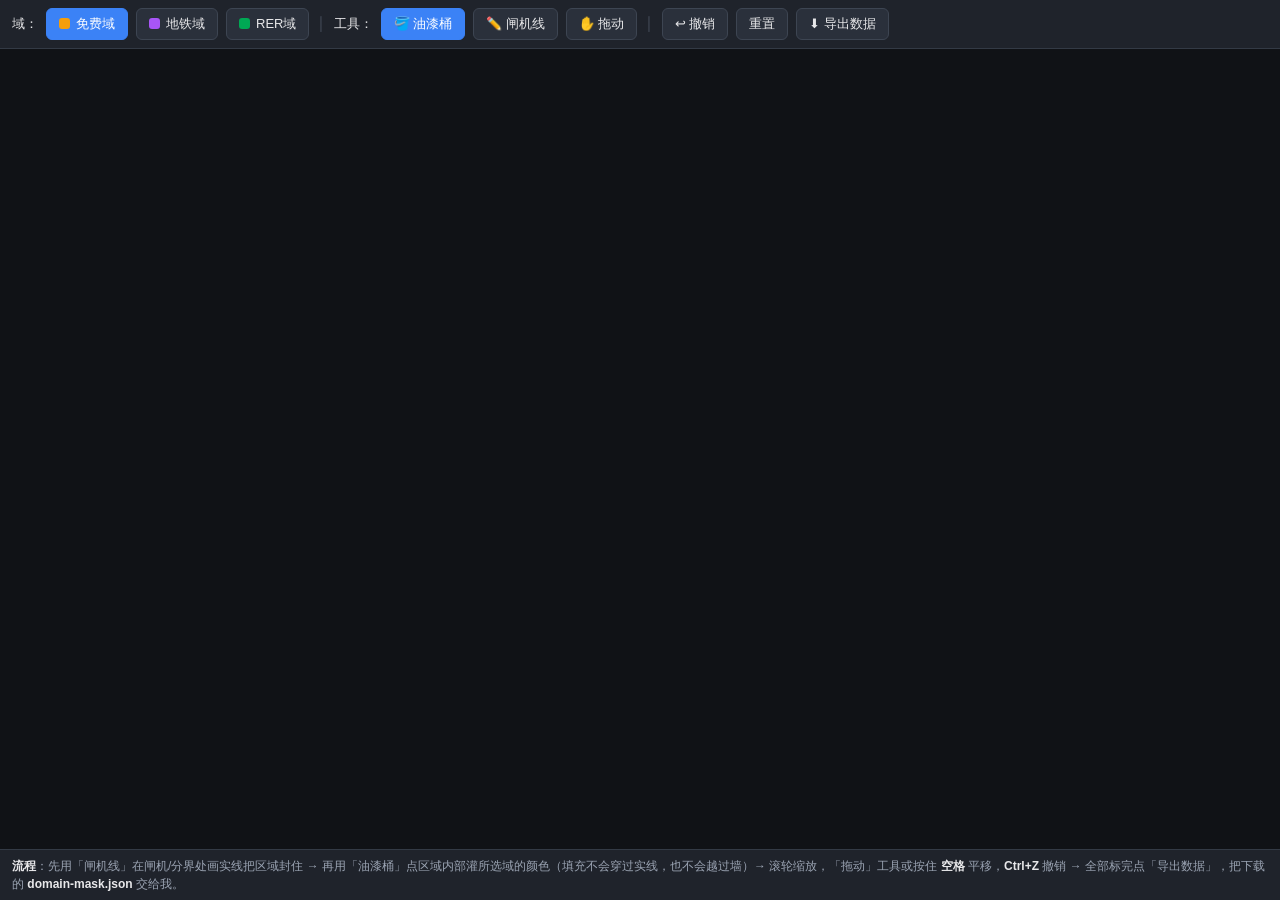
<file: tools/domain-painter.template.html>
<!doctype html>
<html lang="zh">
<head>
<meta charset="utf-8">
<meta name="viewport" content="width=device-width, initial-scale=1">
<title>里昂车站 -2 层 · 域标记工具</title>
<style>
  :root { color-scheme: dark; }
  * { box-sizing: border-box; }
  html, body { height: 100%; margin: 0; }
  body {
    background: #16181d; color: #e8e8ea;
    font: 13px/1.5 -apple-system, "PingFang SC", "Helvetica Neue", sans-serif;
    display: flex; flex-direction: column; overflow: hidden;
  }
  #toolbar {
    display: flex; align-items: center; gap: 8px; flex-wrap: wrap;
    padding: 8px 12px; background: #1f232b; border-bottom: 1px solid #333a45;
    user-select: none;
  }
  #toolbar .sep { color: #4a5261; }
  button {
    background: #2a303b; color: #e8e8ea; border: 1px solid #3d4552;
    border-radius: 6px; padding: 5px 12px; font: inherit; cursor: pointer;
  }
  button:hover { background: #343c49; }
  button.active { background: #3b82f6; border-color: #3b82f6; color: #fff; }
  button.color-btn::before {
    content: ""; display: inline-block; width: 11px; height: 11px;
    border-radius: 3px; margin-right: 6px; vertical-align: -1px;
    background: var(--sw);
  }
  #stage { position: relative; flex: 1; overflow: hidden; background: #101216; }
  #view { position: absolute; inset: 0; touch-action: none; }
  #hint {
    padding: 7px 12px; background: #1f232b; border-top: 1px solid #333a45;
    color: #9aa3b2; font-size: 12px;
  }
  #hint b { color: #e8e8ea; }
  #status { margin-left: auto; color: #8ec07c; font-variant-numeric: tabular-nums; }
</style>
</head>
<body>
<div id="toolbar">
  <span>域：</span>
  <button class="color-btn active" data-domain="free"  style="--sw:#f59e0b">免费域</button>
  <button class="color-btn"        data-domain="metro" style="--sw:#a855f7">地铁域</button>
  <button class="color-btn"        data-domain="rer"   style="--sw:#00a854">RER域</button>
  <span class="sep">│</span>
  <span>工具：</span>
  <button class="tool-btn active" data-tool="fill">🪣 油漆桶</button>
  <button class="tool-btn" data-tool="line">✏️ 闸机线</button>
  <button class="tool-btn" data-tool="pan">✋ 拖动</button>
  <span class="sep">│</span>
  <button id="undoBtn">↩ 撤销</button>
  <button id="resetBtn">重置</button>
  <button id="exportBtn">⬇ 导出数据</button>
  <span id="status"></span>
</div>
<div id="stage"><canvas id="view"></canvas></div>
<div id="hint">
  <b>流程</b>：先用「闸机线」在闸机/分界处画实线把区域封住 → 再用「油漆桶」点区域内部灌所选域的颜色（填充不会穿过实线，也不会越过墙）→
  滚轮缩放，「拖动」工具或按住 <b>空格</b> 平移，<b>Ctrl+Z</b> 撤销 → 全部标完点「导出数据」，把下载的 <b>domain-mask.json</b> 交给我。
</div>
<script>
"use strict";
const MAP_B64 = "__MAP_B64__";

const COLORS = {
  free:  { r: 245, g: 158, b: 11,  label: "免费域" },
  metro: { r: 168, g: 85,  b: 247, label: "地铁域" },
  rer:   { r: 0,   g: 168, b: 84,  label: "RER域"  }
};
const LINE_STYLE   = "rgba(15,15,25,0.95)";
const LINE_WIDTH   = 6;
const FILL_TOL2    = 68 * 68;      // RGB 欧氏距离平方容差
const MASK_ALPHA   = 0.42;
const UNDO_MAX     = 15;
const ZOOM_MIN_FIT = 0.6, ZOOM_MAX = 12;

let tool = "fill", domain = "free";
let W = 0, H = 0, base32 = null, line32 = null, lineDataDirty = true;
let scale = 1, ox = 0, oy = 0, fitScale = 1;
let lines = [];                    // 每条: {pts:[[x,y],[x,y]]} 图像坐标
const undoStack = [];
let spaceHeld = false, panning = false, panStart = null;
let drawingLine = false, lineStart = null, lineCur = null;

const stage  = document.getElementById("stage");
const view   = document.getElementById("view");
const statusEl = document.getElementById("status");
const vctx   = view.getContext("2d");
const mask   = document.createElement("canvas");
const lineC  = document.createElement("canvas");
const mctx   = mask.getContext("2d", { willReadFrequently: true });
const lctx   = lineC.getContext("2d", { willReadFrequently: true });
let maskData = null;

const img = new Image();
img.onload = init;
img.src = "data:image/jpeg;base64," + MAP_B64;

function init() {
  W = img.width; H = img.height;
  mask.width = lineC.width = W;
  mask.height = lineC.height = H;
  const off = document.createElement("canvas");
  off.width = W; off.height = H;
  const octx = off.getContext("2d", { willReadFrequently: true });
  octx.drawImage(img, 0, 0);
  base32 = new Uint32Array(octx.getImageData(0, 0, W, H).data.buffer);
  maskData = mctx.getImageData(0, 0, W, H);
  fitView();
  updateStatus();
  redraw();
}

function fitView() {
  const sw = stage.clientWidth, sh = stage.clientHeight;
  fitScale = Math.min(sw / W, sh / H);
  scale = fitScale;
  ox = (sw - W * scale) / 2;
  oy = (sh - H * scale) / 2;
}

function redraw() {
  const dpr = window.devicePixelRatio || 1;
  const sw = stage.clientWidth, sh = stage.clientHeight;
  if (view.width !== Math.round(sw * dpr) || view.height !== Math.round(sh * dpr)) {
    view.width = Math.round(sw * dpr); view.height = Math.round(sh * dpr);
    view.style.width = sw + "px"; view.style.height = sh + "px";
  }
  vctx.setTransform(1, 0, 0, 1, 0, 0);
  vctx.fillStyle = "#101216";
  vctx.fillRect(0, 0, view.width, view.height);
  vctx.setTransform(dpr * scale, 0, 0, dpr * scale, dpr * ox, dpr * oy);
  vctx.imageSmoothingEnabled = scale < 2;
  vctx.drawImage(img, 0, 0);
  vctx.globalAlpha = MASK_ALPHA;
  vctx.drawImage(mask, 0, 0);
  vctx.globalAlpha = 1;
  vctx.drawImage(lineC, 0, 0);
  if (drawingLine && lineStart && lineCur) {
    vctx.strokeStyle = "rgba(255,80,80,0.9)";
    vctx.lineWidth = LINE_WIDTH / scale;
    vctx.lineCap = "round";
    vctx.beginPath();
    vctx.moveTo(lineStart[0], lineStart[1]);
    vctx.lineTo(lineCur[0], lineCur[1]);
    vctx.stroke();
  }
}

function toImg(e) {
  const r = view.getBoundingClientRect();
  return [(e.clientX - r.left - ox) / scale, (e.clientY - r.top - oy) / scale];
}

/* ---------- 撤销 ---------- */
function pushUndo() {
  undoStack.push({
    mask: mctx.getImageData(0, 0, W, H),
    lines: JSON.parse(JSON.stringify(lines))
  });
  if (undoStack.length > UNDO_MAX) undoStack.shift();
}

function undo() {
  const s = undoStack.pop();
  if (!s) { setStatus("没有可撤销的操作"); return; }
  mctx.putImageData(s.mask, 0, 0);
  maskData = mctx.getImageData(0, 0, W, H);
  lines = s.lines;
  repaintLines();
  redraw();
  updateStatus();
}

function repaintLines() {
  lctx.clearRect(0, 0, W, H);
  for (const L of lines) strokeSeg(L.pts[0], L.pts[1]);
  lineDataDirty = true;
}

function strokeSeg(a, b) {
  lctx.strokeStyle = LINE_STYLE;
  lctx.lineWidth = LINE_WIDTH;
  lctx.lineCap = "round";
  lctx.beginPath();
  lctx.moveTo(a[0], a[1]);
  lctx.lineTo(b[0], b[1]);
  lctx.stroke();
  lineDataDirty = true;
}

/* ---------- 油漆桶 ---------- */
function lineData() {
  if (lineDataDirty) {
    line32 = new Uint32Array(lctx.getImageData(0, 0, W, H).data.buffer);
    lineDataDirty = false;
  }
  return line32;
}

function doFill(sx, sy) {
  sx |= 0; sy |= 0;
  if (sx < 0 || sy < 0 || sx >= W || sy >= H) return;
  const idx = sy * W + sx;
  const c = COLORS[domain];
  const col = ((255 << 24) | (c.b << 16) | (c.g << 8) | c.r) >>> 0;  // little-endian ABGR（>>>0 转无符号）
  const l32 = lineData();
  const m32 = new Uint32Array(maskData.data.buffer);
  if ((l32[idx] >>> 24) > 40) { setStatus("起点在闸机线上，往旁边点一点"); return; }
  if (m32[idx] !== 0 && m32[idx] !== col) { setStatus("起点已是别的域的颜色（撤销后重试）"); return; }

  const seed = base32[idx];
  const sr = seed & 0xff, sg = (seed >>> 8) & 0xff, sb = (seed >>> 16) & 0xff;

  const visited = new Uint8Array(W * H);
  const stack = new Int32Array(W * H);
  let sp = 0;
  stack[sp++] = idx;
  visited[idx] = 1;
  let painted = 0;
  while (sp > 0) {
    const i = stack[--sp];
    m32[i] = col;
    painted++;
    const x = i % W, y = (i / W) | 0;
    // 4 邻域
    if (x > 0)     tryVisit(i - 1);
    if (x < W - 1) tryVisit(i + 1);
    if (y > 0)     tryVisit(i - W);
    if (y < H - 1) tryVisit(i + W);
    function tryVisit(j) {
      if (visited[j]) return;
      if ((l32[j] >>> 24) > 40) return;                 // 闸机线阻挡
      const m = m32[j];
      if (m !== 0 && m !== col) return;                 // 其他域阻挡
      const b = base32[j];
      const dr = (b & 0xff) - sr, dg = ((b >>> 8) & 0xff) - sg, db = ((b >>> 16) & 0xff) - sb;
      if (dr * dr + dg * dg + db * db > FILL_TOL2) return;  // 颜色容差（墙/文字/商店挡住）
      visited[j] = 1;
      stack[sp++] = j;
    }
  }
  mctx.putImageData(maskData, 0, 0);
  setStatus(domain + " 填充 " + painted.toLocaleString() + " px");
  updateStatus();
}

/* ---------- 事件 ---------- */
document.querySelectorAll(".color-btn").forEach(b => b.addEventListener("click", () => {
  document.querySelectorAll(".color-btn").forEach(x => x.classList.remove("active"));
  b.classList.add("active");
  domain = b.dataset.domain;
  updateStatus();
}));
document.querySelectorAll(".tool-btn").forEach(b => b.addEventListener("click", () => {
  document.querySelectorAll(".tool-btn").forEach(x => x.classList.remove("active"));
  b.classList.add("active");
  tool = b.dataset.tool;
  view.style.cursor = tool === "pan" ? "grab" : "crosshair";
  updateStatus();
}));

view.addEventListener("pointerdown", e => {
  view.setPointerCapture(e.pointerId);
  const p = toImg(e);
  if (tool === "fill" && e.button === 0 && !spaceHeld) {
    pushUndo();
    doFill(p[0], p[1]);
  } else if (tool === "line" && e.button === 0 && !spaceHeld) {
    pushUndo();
    drawingLine = true;
    lineStart = p;
    lineCur = p;
  } else if (tool === "pan" || spaceHeld || e.button === 1 || e.button === 2) {
    panning = true;
    panStart = [e.clientX - ox, e.clientY - oy];
    view.style.cursor = "grabbing";
  }
});
view.addEventListener("pointermove", e => {
  if (drawingLine) { lineCur = toImg(e); redraw(); }
  else if (panning) { ox = e.clientX - panStart[0]; oy = e.clientY - panStart[1]; redraw(); }
});
view.addEventListener("pointerup", e => {
  if (drawingLine) {
    const p = toImg(e);
    const dx = p[0] - lineStart[0], dy = p[1] - lineStart[1];
    if (dx * dx + dy * dy > 4) {
      const seg = { pts: [lineStart.map(v => Math.round(v)), p.map(v => Math.round(v))] };
      lines.push(seg);
      strokeSeg(seg.pts[0], seg.pts[1]);
    } else {
      undoStack.pop();   // 无效点击，退回快照
    }
    drawingLine = false; lineStart = lineCur = null;
    redraw(); updateStatus();
  }
  panning = false;
  view.style.cursor = tool === "pan" ? "grab" : "crosshair";
});
view.addEventListener("contextmenu", e => e.preventDefault());

view.addEventListener("wheel", e => {
  e.preventDefault();
  const r = view.getBoundingClientRect();
  const mx = e.clientX - r.left, my = e.clientY - r.top;
  const k = Math.exp(-e.deltaY * 0.0015);
  const ns = Math.min(ZOOM_MAX, Math.max(fitScale * ZOOM_MIN_FIT, scale * k));
  ox = mx - (mx - ox) * (ns / scale);
  oy = my - (my - oy) * (ns / scale);
  scale = ns;
  redraw();
}, { passive: false });

window.addEventListener("keydown", e => {
  if ((e.ctrlKey || e.metaKey) && e.key.toLowerCase() === "z") { e.preventDefault(); undo(); }
  else if (e.key === " " && !spaceHeld) { spaceHeld = true; view.style.cursor = "grab"; e.preventDefault(); }
});
window.addEventListener("keyup", e => {
  if (e.key === " ") { spaceHeld = false; view.style.cursor = tool === "pan" ? "grab" : "crosshair"; }
});
window.addEventListener("resize", redraw);

document.getElementById("undoBtn").addEventListener("click", undo);
document.getElementById("resetBtn").addEventListener("click", () => {
  pushUndo();
  mctx.clearRect(0, 0, W, H);
  maskData = mctx.getImageData(0, 0, W, H);
  lines = [];
  repaintLines();
  redraw();
  setStatus("已清空（可撤销）");
  updateStatus();
});
document.getElementById("exportBtn").addEventListener("click", () => {
  const payload = {
    version: 1,
    image: "assets/img/map-base.jpg",
    width: W, height: H,
    maskPNG: mask.toDataURL("image/png"),
    lines: lines
  };
  const blob = new Blob([JSON.stringify(payload)], { type: "application/json" });
  const a = document.createElement("a");
  a.href = URL.createObjectURL(blob);
  a.download = "domain-mask.json";
  a.click();
  URL.revokeObjectURL(a.href);
  setStatus("已导出 domain-mask.json → 下载目录，把这个文件交给 Claude");
});

function setStatus(msg) { statusEl.textContent = msg; }
function updateStatus() {
  setStatus(COLORS[domain].label + " · " +
    { fill: "油漆桶", line: "闸机线", pan: "拖动" }[tool] +
    " · 线 " + lines.length + " · 撤销 " + undoStack.length + " · " + Math.round(scale * 100) + "%");
}
</script>
</body>
</html>
</file>
<file: assets/css/main.css>
/* ===== 设计变量 ===== */
:root {
  --bg: #f7f6f3;
  --surface: #ffffff;
  --text: #1c1c1e;
  --text-dim: #6b6b70;
  --border: #e2e0da;
  --accent: #0064b0;
  --shadow: 0 1px 3px rgba(0, 0, 0, 0.07), 0 4px 16px rgba(0, 0, 0, 0.05);
  --radius: 12px;

  /* IDFM 线路色（2019 版官方色板，源自 IDFM 开放数据 referentiel-des-lignes） */
  --m1: #ffbe00; --m2: #0055c8; --m3: #6e6e00; --m3bis: #82c8e6;
  --m4: #a0006e; --m5: #ff5a00; --m6: #82dc73; --m7: #ff82b4;
  --m7bis: #82dc73; --m8: #d282be; --m9: #d2d200; --m10: #dc9600;
  --m11: #6e491e; --m12: #00643c; --m13: #82c8e6; --m14: #640082;
  --rer-a: #eb2132; --rer-b: #5091cb; --rer-c: #ffcc30;
  --rer-d: #008b5b; --rer-e: #b94e9a;

  /* Châtelet–Les Halles 三扇区官方导向色（取自站内导向牌照片：橄榄金 / 灰褐 / 蓝灰） */
  --sect-forum: #a2993f; --sect-rivoli: #8a7969; --sect-seine: #7ea9be;
}

@media (prefers-color-scheme: dark) {
  :root {
    --bg: #17171a;
    --surface: #232327;
    --text: #ececee;
    --text-dim: #9a9aa1;
    --border: #37373d;
    --accent: #6ab2e8;
    --shadow: 0 1px 3px rgba(0, 0, 0, 0.4), 0 4px 16px rgba(0, 0, 0, 0.3);
  }
}

* { box-sizing: border-box; }

body {
  margin: 0;
  background: var(--bg);
  color: var(--text);
  font-family: "PingFang SC", "Hiragino Sans GB", "Microsoft YaHei",
    -apple-system, "Segoe UI", sans-serif;
  line-height: 1.65;
}

main {
  max-width: 1100px;
  margin: 0 auto;
  padding: 1.5rem 1.25rem 4rem;
}

h1 { font-size: 1.7rem; margin: 1rem 0 0.3rem; }
h2 { font-size: 1.25rem; margin-top: 2.2rem; }
h3 { font-size: 1.05rem; }
a { color: var(--accent); }
p.lead { color: var(--text-dim); margin-top: 0; }

/* ===== 顶部导航（由 site.js 注入） ===== */
.site-nav {
  background: var(--surface);
  border-bottom: 1px solid var(--border);
  position: sticky;
  top: 0;
  z-index: 20;
}
.site-nav .inner {
  max-width: 1100px;
  margin: 0 auto;
  padding: 0 1.25rem;
  display: flex;
  align-items: center;
  gap: 1.4rem;
  overflow-x: auto;
}
.site-nav .brand {
  font-weight: 700;
  padding: 0.7rem 0;
  white-space: nowrap;
  color: var(--text);
  text-decoration: none;
}
.site-nav a.nav-link {
  color: var(--text-dim);
  text-decoration: none;
  padding: 0.7rem 0;
  white-space: nowrap;
  border-bottom: 2px solid transparent;
}
.site-nav a.nav-link:hover { color: var(--text); }
.site-nav a.nav-link.active {
  color: var(--text);
  border-bottom-color: var(--accent);
}

/* ===== 线路标志 ===== */
.line {
  display: inline-flex;
  align-items: center;
  justify-content: center;
  width: 1.75rem;
  height: 1.75rem;
  border-radius: 50%;
  font-weight: 700;
  font-size: 0.85rem;
  color: #fff;
  flex: none;
  font-family: -apple-system, "Segoe UI", Arial, sans-serif;
}
/* 3bis / 7bis 等长名称缩小字号以适应圆形 */
.line.long { font-size: 0.55rem; letter-spacing: -0.03em; }
.line.dark-text { color: #1c1c1e; }
.line.rer { border-radius: 0.28em; }

/* 未来才会使用该车型的线路：虚线圈 */
.line.future-line {
  opacity: 0.88;
  outline: 2px dashed var(--text-dim);
  outline-offset: 2px;
}

/* ===== 卡片（首页导航等） ===== */
.card-grid {
  display: grid;
  grid-template-columns: repeat(auto-fit, minmax(260px, 1fr));
  gap: 1rem;
  margin-top: 1.5rem;
}
.card {
  display: block;
  background: var(--surface);
  border: 1px solid var(--border);
  border-radius: var(--radius);
  box-shadow: var(--shadow);
  padding: 1.1rem 1.25rem;
  text-decoration: none;
  color: var(--text);
  transition: transform 0.12s ease;
}
.card:hover { transform: translateY(-2px); }
.card h3 { margin: 0 0 0.35rem; }
.card p { margin: 0; color: var(--text-dim); font-size: 0.92rem; }
.card .card-lines { margin-top: 0.7rem; display: flex; gap: 0.35rem; flex-wrap: wrap; }

/* ===== 通用面板 ===== */
.panel {
  background: var(--surface);
  border: 1px solid var(--border);
  border-radius: var(--radius);
  box-shadow: var(--shadow);
  padding: 1.1rem 1.25rem;
}

.note {
  font-size: 0.88rem;
  color: var(--text-dim);
  border-left: 3px solid var(--border);
  padding-left: 0.8rem;
  margin: 1.2rem 0;
}

footer.site-footer {
  max-width: 1100px;
  margin: 0 auto;
  padding: 1.5rem 1.25rem 2.5rem;
  color: var(--text-dim);
  font-size: 0.85rem;
  border-top: 1px solid var(--border);
}

/* 横向可滚动容器：宽内容不得撑破页面 */
.scroll-x { overflow-x: auto; }

/* ===== 车型页 ===== */
.stock-grid {
  display: grid;
  grid-template-columns: 1fr;
  gap: 1.5rem;
  margin-top: 1.5rem;
}
@media (min-width: 900px) {
  .stock-grid { grid-template-columns: 1fr 1fr; align-items: start; }
}

.stock-panel { padding-bottom: 1.4rem; }
.stock-title { margin: 0.2rem 0 0.2rem; }
.stock-subtitle { margin: 0 0 1rem; color: var(--text-dim); font-size: 0.9rem; }

.stock-table-wrap {
  position: relative;
  /* 右侧留出箭头走线槽 */
  padding-right: 64px;
  overflow-x: auto;
}
.stock-table {
  border-collapse: collapse;
  width: 100%;
}
.stock-table th {
  text-align: left;
  font-size: 0.82rem;
  color: var(--text-dim);
  font-weight: 600;
  padding: 0.4rem 0.6rem;
  border-bottom: 2px solid var(--border);
}
.stock-table td {
  padding: 0.65rem 0.6rem;
  border-bottom: 1px solid var(--border);
  vertical-align: middle;
}
.stock-table tbody tr:last-child td { border-bottom: none; }

.cell-model { min-width: 10.5em; }
.model-name-row { display: flex; align-items: center; gap: 0.5rem; flex-wrap: wrap; }
.model-name { font-weight: 700; font-size: 1.02rem; white-space: nowrap; }
.model-year { color: var(--text-dim); font-size: 0.8rem; }
.model-note { color: var(--text-dim); font-size: 0.8rem; margin-top: 0.15rem; }

.status {
  font-size: 0.68rem;
  font-weight: 600;
  padding: 0.1em 0.55em;
  border-radius: 99px;
  white-space: nowrap;
}
.st-active { background: rgba(0, 129, 79, 0.15); color: #00814f; }
.st-out { background: rgba(200, 70, 40, 0.15); color: #c84628; }
.st-new { background: rgba(0, 100, 176, 0.15); color: var(--accent); }
.st-future { background: rgba(102, 36, 131, 0.14); color: #9457b8; }
@media (prefers-color-scheme: dark) {
  .st-active { color: #6fcfa5; }
  .st-out { color: #f0906f; }
  .st-future { color: #c39ad9; }
}

.line-wrap { display: flex; gap: 0.45rem; flex-wrap: wrap; align-items: center; }
.line-item { display: inline-flex; }

.arrow-layer {
  position: absolute;
  inset: 0;
  pointer-events: none;
  overflow: visible;
}
.arrow-path {
  fill: none;
  stroke-width: 2.2;
  opacity: 0.85;
}
.transition-sched { margin-top: 1.1rem; }
.transition-sched h3 {
  margin: 0 0 0.4rem;
  font-size: 0.85rem;
  color: var(--text-dim);
  text-transform: none;
}
.transition-sched ul { list-style: none; padding: 0; margin: 0; }
.transition-sched li {
  display: flex;
  align-items: center;
  gap: 0.55rem;
  font-size: 0.88rem;
  padding: 0.22rem 0;
}

/* ===== 车站结构页 ===== */
.zone-grid {
  display: grid;
  grid-template-columns: repeat(auto-fit, minmax(270px, 1fr));
  gap: 1rem;
  margin-top: 1rem;
}
.zone {
  border-top: 4px solid var(--accent);
}
.zone h3 { margin: 0.2rem 0 0.2rem; }
.sect-logo {
  width: 1.5em;
  height: 1.5em;
  vertical-align: -0.32em;
  margin-right: 0.4em;
}
.zone .zone-sub { color: var(--text-dim); font-size: 0.85rem; margin: 0 0 0.8rem; }
.zone ul { padding-left: 1.2rem; margin: 0.4rem 0; }
.zone li { margin: 0.25rem 0; }
.zone .line-wrap { margin: 0.5rem 0 0.8rem; }

.exit-list { columns: 2; column-gap: 2rem; padding-left: 1.2rem; }
.exit-list li { break-inside: avoid; margin: 0.25rem 0; font-size: 0.92rem; }
@media (max-width: 640px) { .exit-list { columns: 1; } }

.connections li { margin: 0.45rem 0; }

/* 等轴测剖视图 */
.iso-legend {
  display: flex;
  gap: 0.5rem;
  flex-wrap: wrap;
  margin-bottom: 0.8rem;
}
.iso-legend button {
  background: var(--bg);
  border: 1px solid var(--border);
  color: var(--text);
  border-radius: 99px;
  padding: 0.25rem 0.85rem;
  cursor: pointer;
  font: inherit;
  font-size: 0.85rem;
}
.iso-legend button:hover { border-color: var(--accent); }
.iso-legend button.active {
  background: var(--accent);
  color: #fff;
  border-color: var(--accent);
}
.iso-level { transition: opacity 0.25s ease; }
.iso-level.iso-dim { opacity: 0.13; }

/* 楼层剖面示意 */
.levels { margin-top: 1rem; }
.level-row {
  display: flex;
  align-items: stretch;
  gap: 0.8rem;
  border-bottom: 1px dashed var(--border);
  padding: 0.55rem 0;
}
.level-row:last-child { border-bottom: none; }
.level-tag {
  flex: none;
  width: 4.2rem;
  display: flex;
  align-items: center;
  justify-content: center;
  font-weight: 700;
  font-size: 0.85rem;
  color: var(--text-dim);
  background: var(--bg);
  border-radius: 8px;
}
.level-body { flex: 1; }
.level-body .line-wrap { display: inline-flex; margin-left: 0.4rem; vertical-align: middle; }
.level-name { font-weight: 600; }
.level-desc { color: var(--text-dim); font-size: 0.88rem; }
</file>
